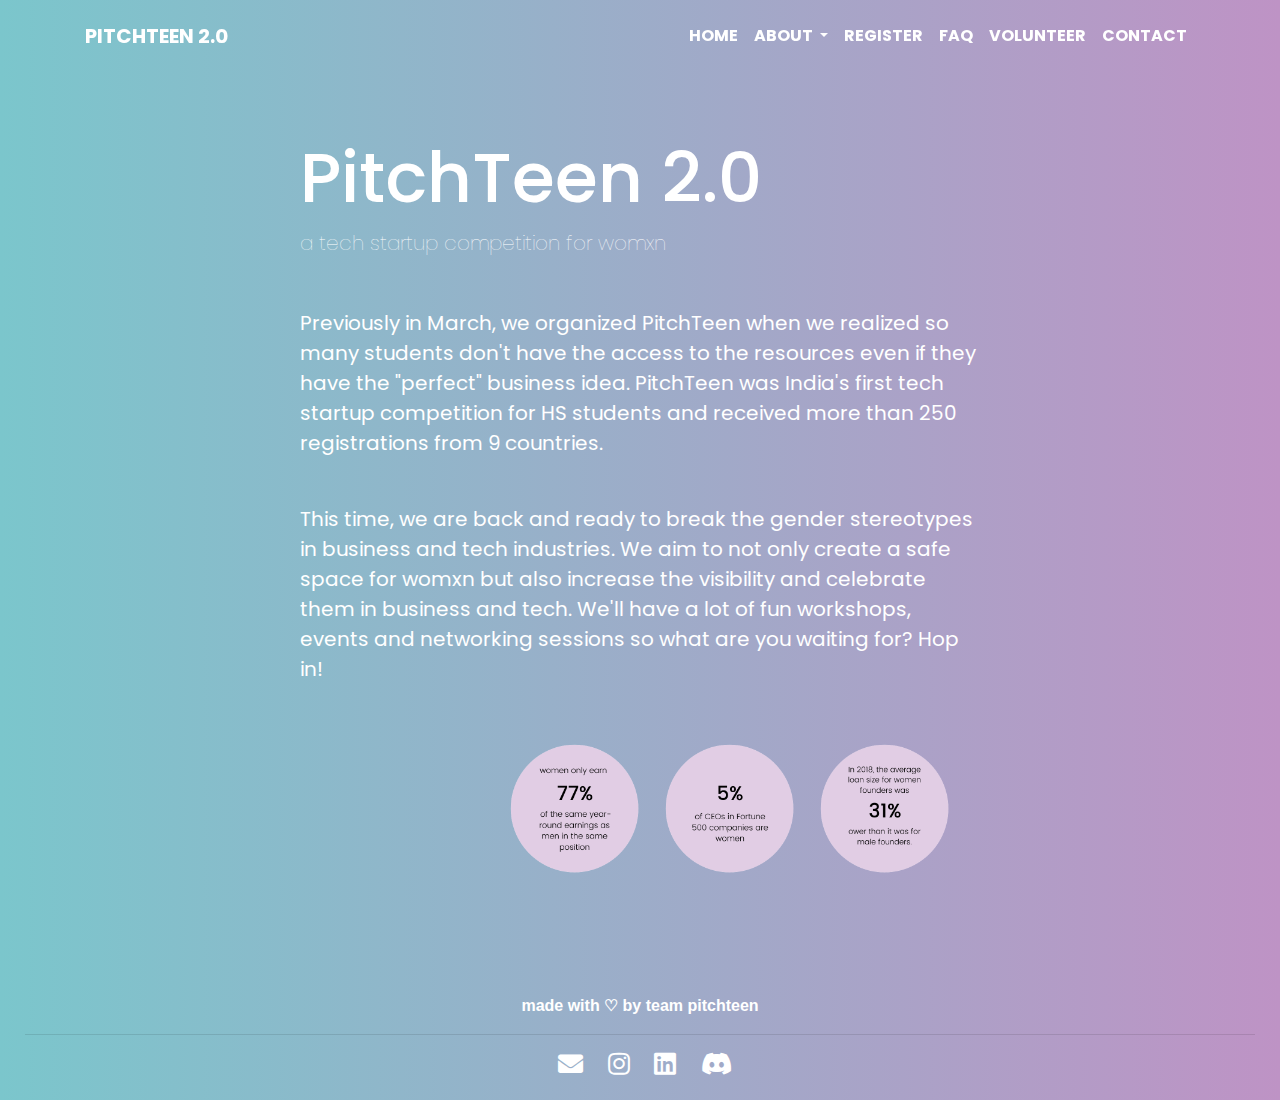
<file: index.html>
<!DOCTYPE html>
<html lang="en" dir="ltr">

<head>
  <meta charset="utf-8">
  <title>PitchTeen 2.0</title>
  <link rel="stylesheet" href="style.css">
  <link rel="stylesheet" href="https://stackpath.bootstrapcdn.com/bootstrap/4.3.1/css/bootstrap.min.css" integrity="sha384-ggOyR0iXCbMQv3Xipma34MD+dH/1fQ784/j6cY/iJTQUOhcWr7x9JvoRxT2MZw1T" crossorigin="anonymous">
  <link rel="preconnect" href="https://fonts.gstatic.com">
  <link href="https://fonts.googleapis.com/css2?family=Poppins&display=swap" rel="stylesheet">
  <meta name="viewport" content="width=device-width, initial-scale=1" />
  <!--FontAwesome Icons-->
  <link rel="stylesheet" href="https://use.fontawesome.com/releases/v5.12.1/css/all.css" crossorigin="anonymous">
  <script src="main.js"></script>
  <link rel="icon" href="images/favicon.png" type="image/png">
  <link rel="stylesheet" href="https://stackpath.bootstrapcdn.com/bootstrap/4.1.3/css/bootstrap.min.css" integrity="sha384-MCw98/SFnGE8fJT3GXwEOngsV7Zt27NXFoaoApmYm81iuXoPkFOJwJ8ERdknLPMO" crossorigin="anonymous">
</head>

<body>
    <div id="navbar" class="navbar">
      <nav class="navbar navbar-expand-lg fixed-top py-3">
        <div class="container"><a href="#" class="navbar-brand text-uppercase font-weight-bold">PITCHTEEN 2.0</a>
          <button type="button" data-toggle="collapse" data-target="#navbarSupportedContent" aria-controls="navbarSupportedContent" aria-expanded="false" aria-label="Toggle navigation" class="navbar-toggler navbar-toggler-right"><i
              class="fa fa-bars"></i></button>

          <div id="navbarSupportedContent" class="collapse navbar-collapse">
            <ul class="navbar-nav ml-auto">
              <li class="nav-item active"><a href="index.html" class="nav-link text-uppercase font-weight-bold">Home <span class="sr-only">(current)</span></a></li>
              <li class="nav-item dropdown">
            <a class="nav-link text-uppercase font-weight-bold dropdown-toggle" href="#" id="navbarDropdown" role="button" data-toggle="dropdown" aria-haspopup="true" aria-expanded="false">
              About
            </a>
            <div class="dropdown-menu" aria-labelledby="navbarDropdown">
              <a class="dropdown-item" href="speakers.html">Speakers</a>
              <a class="dropdown-item" href="sponsors.html">Sponsors</a>
              <a class="dropdown-item" href="prizes.html">Prizes</a>
              <a class="dropdown-item" href="schedule.html">Schedule</a>
              <a class="dropdown-item" href="elevateher.html">Mentorship Program</a>
            </div>
          </li>
              <li class="nav-item"><a href="https://www.eventbrite.com/e/pitchteen-20-tickets-150066086705" target="_blank" class="nav-link text-uppercase font-weight-bold">Register</a></li>
              <li class="nav-item"><a href="faq.html" class="nav-link text-uppercase font-weight-bold">FAQ</a></li>
              <li class="nav-item"><a href="volunteer.html" class="nav-link text-uppercase font-weight-bold">Volunteer</a></li>
              <li class="nav-item"><a href="mailto:anjali@pitchteen.xyz" class="nav-link text-uppercase font-weight-bold">Contact</a></li>
            </ul>
          </div>
        </div>
      </nav>
  </div>
  <div class="home">
    <h1> PitchTeen 2.0 </h1>
    <div class="subitle">
      a tech startup competition for womxn
    </div>
    <div class="about" id="About">
      <p>Previously in March, we organized PitchTeen when we realized so many students don't have the
        access to the resources even if they have the "perfect" business idea. PitchTeen was India's first
        tech startup competition for HS students and received more than 250 registrations from 9 countries.
      </p>
      <br>
      <p>This time, we are back and ready to break the gender stereotypes in business and tech industries.
        We aim to not only create a safe space for womxn but also increase the visibility and celebrate them
        in business and tech. We'll have a lot of fun workshops, events and networking sessions so what are you
        waiting for? Hop in! </p>
    </div>
    <div class="stats">
     <img src="images/stats1.png" alt="stats about women in business">
     <img src="images/stats2.png" alt="stats about women in business">
     <img src="images/stats3.png" alt="stats about women in business">
  </div>
</div>

<footer class="page-footer" style="margin-top: 5em;">
   <div class="container-fluid contact">
      <div class="row">
         <div class="col-md-12">
         <p><strong> made with ♡ by team pitchteen </strong> </p>
         <hr>
         <a href="mailto:anjali@pitchteen.xyz"> <i class="fas fa-envelope"></i></a>
         <a href="https://www.instagram.com/pitchteen" target="_blank"><i class="fab fa-instagram"></i></a>
         <a href="https://www.linkedin.com/company/pitchteen/" target="_blank"><i class="fab fa-linkedin"></i></a>
         <a href="https://discord.gg/Y9frYA8M8J" target="_blank"><i class="fab fa-discord"></i></a>
         </div>
      </div>
   </div>
</footer>
  <!--Bootstrap + JQuery Scripts-->
  <script src="https://cdnjs.cloudflare.com/ajax/libs/jquery/2.1.3/jquery.min.js" charset="utf-8"></script>
  <script src="https://cdnjs.cloudflare.com/ajax/libs/jquery/2.1.3/jquery.min.js" charset="utf-8"></script>
 <script src="main.js" charset="utf-8"></script>
 <script src="https://code.jquery.com/jquery-3.3.1.slim.min.js" integrity="sha384-q8i/X+965DzO0rT7abK41JStQIAqVgRVzpbzo5smXKp4YfRvH+8abtTE1Pi6jizo" crossorigin="anonymous"></script>
<script src="https://cdnjs.cloudflare.com/ajax/libs/popper.js/1.14.3/umd/popper.min.js" integrity="sha384-ZMP7rVo3mIykV+2+9J3UJ46jBk0WLaUAdn689aCwoqbBJiSnjAK/l8WvCWPIPm49" crossorigin="anonymous"></script>
<script src="https://stackpath.bootstrapcdn.com/bootstrap/4.1.3/js/bootstrap.min.js" integrity="sha384-ChfqqxuZUCnJSK3+MXmPNIyE6ZbWh2IMqE241rYiqJxyMiZ6OW/JmZQ5stwEULTy" crossorigin="anonymous"></script>
</body>
</html>
</file>
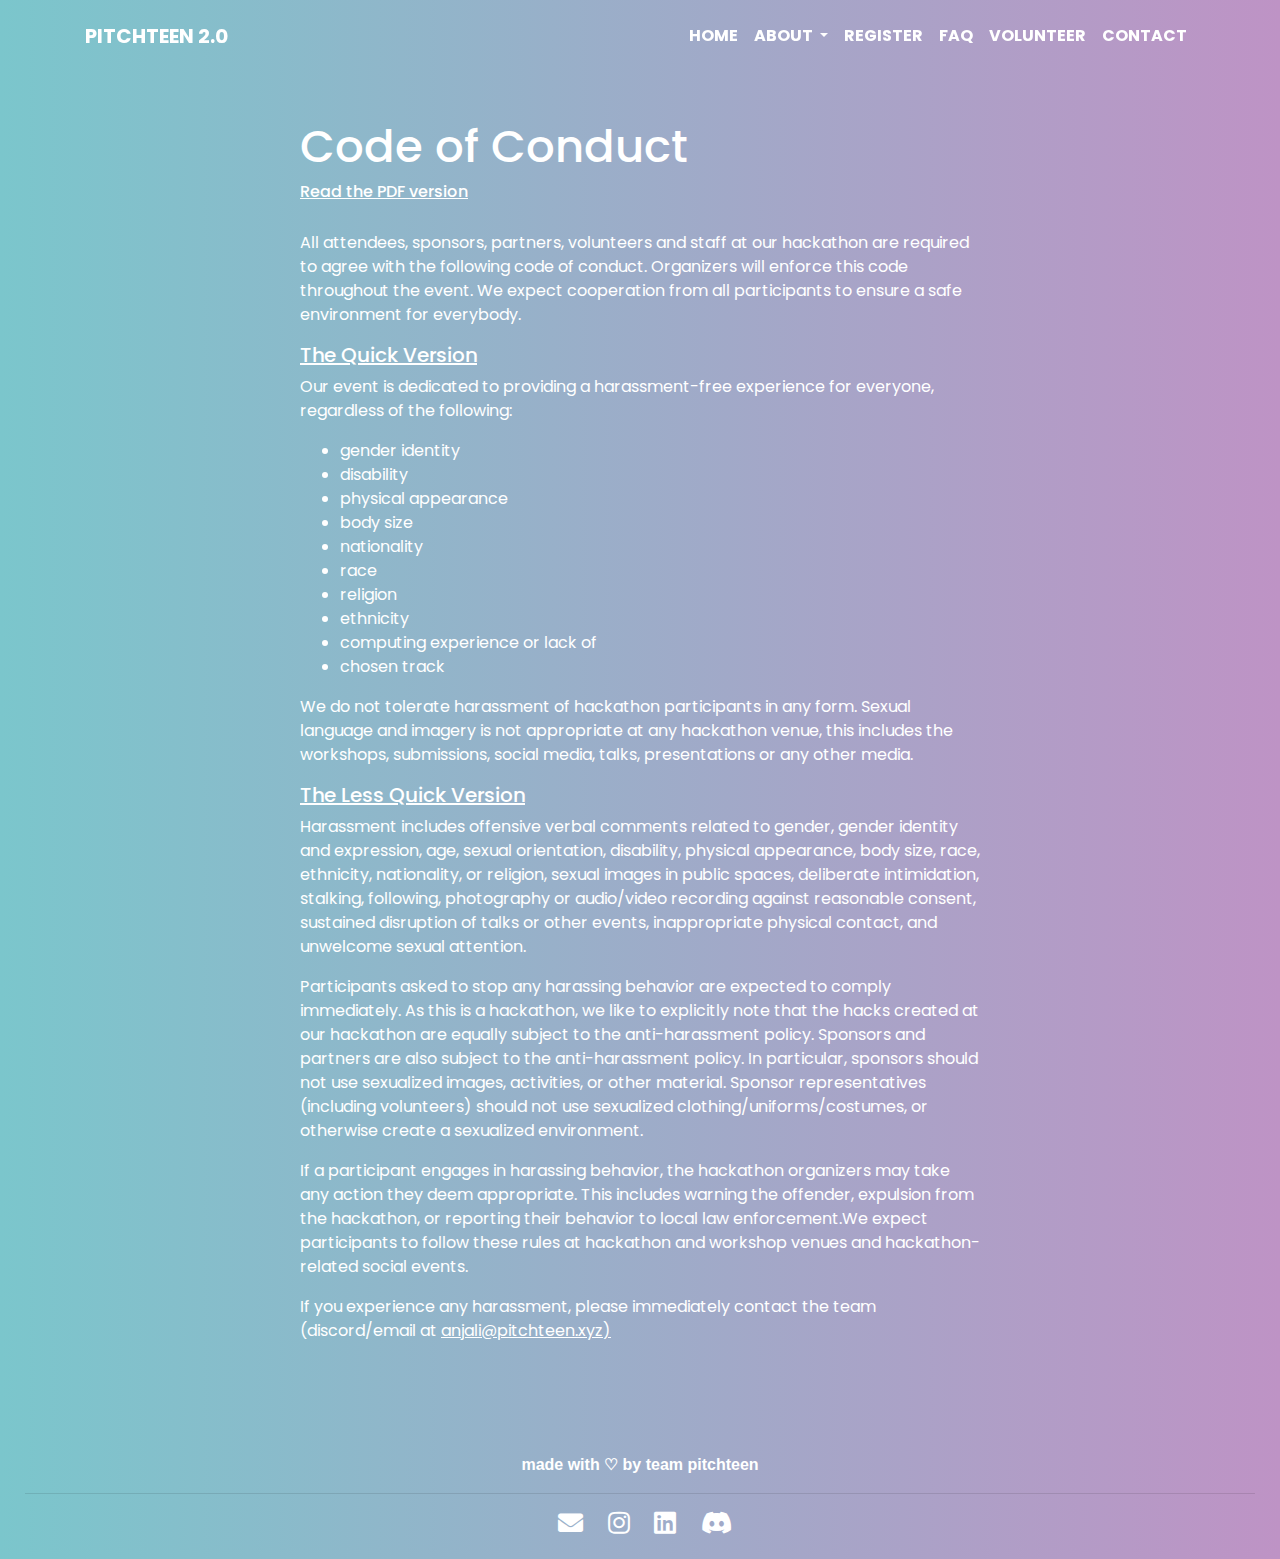
<file: codeofconduct.html>
<!DOCTYPE html>
<html lang="en" dir="ltr">

<head>
  <meta charset="utf-8">
  <title>PitchTeen 2.0</title>
  <link rel="stylesheet" href="style.css">
  <link rel="stylesheet" href="https://stackpath.bootstrapcdn.com/bootstrap/4.3.1/css/bootstrap.min.css" integrity="sha384-ggOyR0iXCbMQv3Xipma34MD+dH/1fQ784/j6cY/iJTQUOhcWr7x9JvoRxT2MZw1T" crossorigin="anonymous">
  <link rel="preconnect" href="https://fonts.gstatic.com">
  <link href="https://fonts.googleapis.com/css2?family=Poppins&display=swap" rel="stylesheet">
  <link rel="icon" href="images/favicon.png" type="image/png">
  <meta name="viewport" content="width=device-width, initial-scale=1" />
  <link rel="stylesheet" href="https://use.fontawesome.com/releases/v5.12.1/css/all.css" crossorigin="anonymous">
  <link rel="stylesheet" href="https://stackpath.bootstrapcdn.com/bootstrap/4.1.3/css/bootstrap.min.css" integrity="sha384-MCw98/SFnGE8fJT3GXwEOngsV7Zt27NXFoaoApmYm81iuXoPkFOJwJ8ERdknLPMO" crossorigin="anonymous">
</head>

<body>
  <nav class="navbar navbar-expand-lg fixed-top py-3">
    <div class="container"><a href="#" class="navbar-brand text-uppercase font-weight-bold">PITCHTEEN 2.0</a>
      <button type="button" data-toggle="collapse" data-target="#navbarSupportedContent" aria-controls="navbarSupportedContent" aria-expanded="false" aria-label="Toggle navigation" class="navbar-toggler navbar-toggler-right"><i
          class="fa fa-bars"></i></button>

      <div id="navbarSupportedContent" class="collapse navbar-collapse">
        <ul class="navbar-nav ml-auto">
          <li class="nav-item active"><a href="index.html" class="nav-link text-uppercase font-weight-bold">Home <span class="sr-only">(current)</span></a></li>
          <li class="nav-item dropdown">
        <a class="nav-link text-uppercase font-weight-bold dropdown-toggle" href="#" id="navbarDropdown" role="button" data-toggle="dropdown" aria-haspopup="true" aria-expanded="false">
          About
        </a>
        <div class="dropdown-menu" aria-labelledby="navbarDropdown">
          <a class="dropdown-item" href="speakers.html">Speakers</a>
          <a class="dropdown-item" href="sponsors.html">Sponsors</a>
          <a class="dropdown-item" href="prizes.html">Prizes</a>
          <a class="dropdown-item" href="schedule.html">Schedule</a>
          <a class="dropdown-item" href="elevateher.html">Mentorship Program</a>
        </div>
      </li>
          <li class="nav-item"><a href="https://www.eventbrite.com/e/pitchteen-20-tickets-150066086705" target="_blank" class="nav-link text-uppercase font-weight-bold">Register</a></li>
          <li class="nav-item"><a href="faq.html" class="nav-link text-uppercase font-weight-bold">FAQ</a></li>
          <li class="nav-item"><a href="volunteer.html" class="nav-link text-uppercase font-weight-bold">Volunteer</a></li>
          <li class="nav-item"><a href="mailto:anjali@pitchteen.xyz" class="nav-link text-uppercase font-weight-bold">Contact</a></li>
        </ul>
      </div>
    </div>
  </nav>
  <div class="codeofconduct">
    <div class="box">
    </div>
    <h1>
      Code of Conduct
    </h1>
    <h6><a href="resources/codeofconduct.pdf" target="_blank">Read the PDF version</a></h6>
    <p>All attendees, sponsors, partners, volunteers and staff at our hackathon are required to agree with the
      following code of conduct. Organizers will enforce this code throughout the event. We expect cooperation
      from all participants to ensure a safe environment for everybody.
    </p>
    <h5>The Quick Version</h5>
      <p>Our event is dedicated to providing a harassment-free experience for everyone, regardless of the following:
      </p>
      <ul>
        <li>gender identity</li>
        <li>disability</li>
        <li>physical appearance</li>
        <li>body size</li>
        <li>nationality</li>
        <li>race</li>
        <li>religion</li>
        <li>ethnicity</li>
        <li>computing experience or lack of</li>
        <li>chosen track</li>
      </ul>
      <p>We do not tolerate harassment of hackathon participants in any form. Sexual language and imagery is not
        appropriate at any hackathon venue, this includes the workshops, submissions, social media, talks, presentations or any other media.
      </p>
      <h5>The Less Quick Version</h5>
      <p>
        Harassment includes offensive verbal comments related to gender, gender identity and expression, age, sexual
        orientation, disability, physical appearance, body size, race, ethnicity, nationality, or religion, sexual images
        in public spaces, deliberate intimidation, stalking, following, photography or audio/video recording against
        reasonable consent, sustained disruption of talks or other events, inappropriate physical contact, and unwelcome
        sexual attention.
      </p>
      <p>
        Participants asked to stop any harassing behavior are expected to comply immediately. As this is a hackathon,
        we like to explicitly note that the hacks created at our hackathon are equally subject to the anti-harassment policy.
        Sponsors and partners are also subject to the anti-harassment policy. In particular, sponsors should not use
        sexualized images, activities, or other material. Sponsor representatives (including volunteers) should not
        use sexualized clothing/uniforms/costumes, or otherwise create a sexualized environment.
      </p>
      <p>
        If a participant engages in harassing behavior, the hackathon organizers may take any action they deem
        appropriate. This includes warning the offender, expulsion from the hackathon, or reporting their behavior
        to local law enforcement.We expect participants to follow these rules at hackathon and workshop venues and hackathon-related social events.
      </p>
      <p>If you experience any harassment, please immediately contact the team (discord/email at
        <a href="mailto:anjali@pitchteen.xyz">anjali@pitchteen.xyz)</a>
      </p>
  </div>
  <footer class="page-footer" style="margin-top: 5em;">
    <div class="container-fluid contact">
      <div class="row">
        <div class="col-md-12">
          <p><strong> made with ♡ by team pitchteen </strong> </p>
          <hr>
          <a href="mailto:anjali@pitchteen.xyz"> <i class="fas fa-envelope"></i></a>
          <a href="https://www.instagram.com/pitchteen" target="_blank"><i class="fab fa-instagram"></i></a>
          <a href="https://www.linkedin.com/company/pitchteen/" target="_blank"><i class="fab fa-linkedin"></i></a>
          <a href="https://discord.gg/Y9frYA8M8J" target="_blank"><i class="fab fa-discord"></i></a>
        </div>
      </div>
    </div>
  </footer>
  <!--Bootstrap + JQuery Scripts-->
  <script src="https://cdnjs.cloudflare.com/ajax/libs/jquery/2.1.3/jquery.min.js" charset="utf-8"></script>
  <script src="https://cdnjs.cloudflare.com/ajax/libs/jquery/2.1.3/jquery.min.js" charset="utf-8"></script>
  <script src="main.js" charset="utf-8"></script>
  <script src="https://code.jquery.com/jquery-3.3.1.slim.min.js" integrity="sha384-q8i/X+965DzO0rT7abK41JStQIAqVgRVzpbzo5smXKp4YfRvH+8abtTE1Pi6jizo" crossorigin="anonymous"></script>
  <script src="https://cdnjs.cloudflare.com/ajax/libs/popper.js/1.14.3/umd/popper.min.js" integrity="sha384-ZMP7rVo3mIykV+2+9J3UJ46jBk0WLaUAdn689aCwoqbBJiSnjAK/l8WvCWPIPm49" crossorigin="anonymous"></script>
  <script src="https://stackpath.bootstrapcdn.com/bootstrap/4.1.3/js/bootstrap.min.js" integrity="sha384-ChfqqxuZUCnJSK3+MXmPNIyE6ZbWh2IMqE241rYiqJxyMiZ6OW/JmZQ5stwEULTy" crossorigin="anonymous"></script>
</body>

</html>
</file>
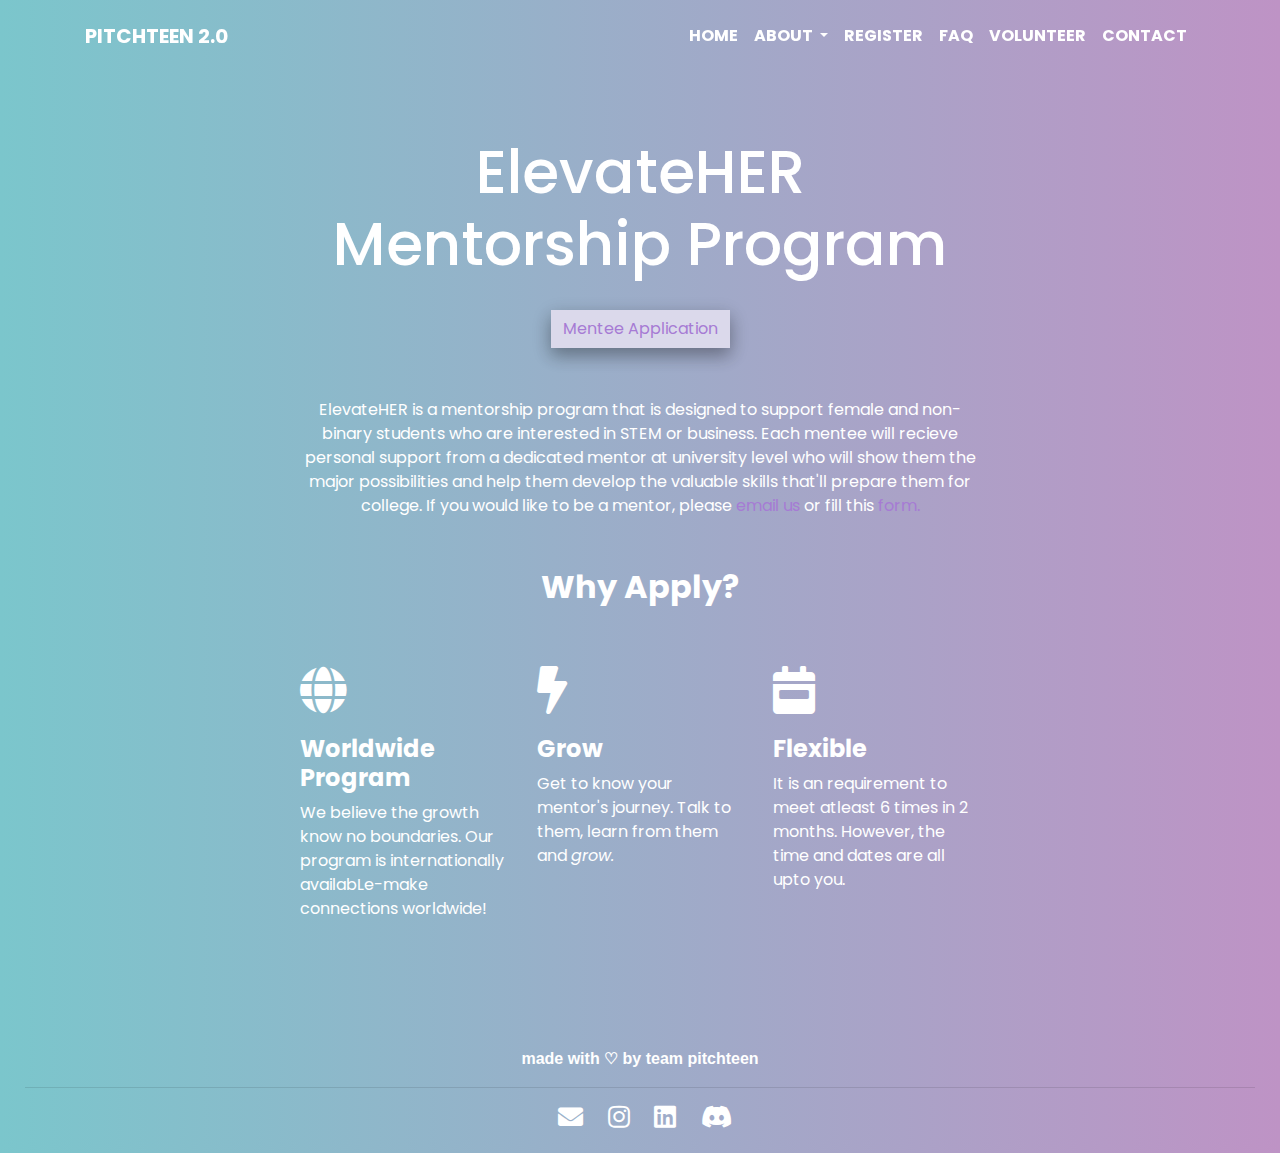
<file: elevateher.html>
<!DOCTYPE html>
<html lang="en" dir="ltr">

<head>
  <meta charset="utf-8">
  <title>PitchTeen 2.0</title>
  <link rel="stylesheet" href="style.css">
  <link rel="stylesheet" href="https://stackpath.bootstrapcdn.com/bootstrap/4.3.1/css/bootstrap.min.css" integrity="sha384-ggOyR0iXCbMQv3Xipma34MD+dH/1fQ784/j6cY/iJTQUOhcWr7x9JvoRxT2MZw1T" crossorigin="anonymous">
  <link rel="preconnect" href="https://fonts.gstatic.com">
  <link href="https://fonts.googleapis.com/css2?family=Poppins&display=swap" rel="stylesheet">
  <link rel="icon" href="images/favicon.png" type="image/png">
  <meta name="viewport" content="width=device-width, initial-scale=1" />
  <link rel="stylesheet" href="https://use.fontawesome.com/releases/v5.12.1/css/all.css" crossorigin="anonymous">
  <link rel="stylesheet" href="https://stackpath.bootstrapcdn.com/bootstrap/4.1.3/css/bootstrap.min.css" integrity="sha384-MCw98/SFnGE8fJT3GXwEOngsV7Zt27NXFoaoApmYm81iuXoPkFOJwJ8ERdknLPMO" crossorigin="anonymous">
</head>

<body>
  <div id="navbar" class="navbar">
    <nav class="navbar navbar-expand-lg fixed-top py-3">
      <div class="container"><a href="#" class="navbar-brand text-uppercase font-weight-bold">PITCHTEEN 2.0</a>
        <button type="button" data-toggle="collapse" data-target="#navbarSupportedContent" aria-controls="navbarSupportedContent" aria-expanded="false" aria-label="Toggle navigation" class="navbar-toggler navbar-toggler-right"><i
            class="fa fa-bars"></i></button>

        <div id="navbarSupportedContent" class="collapse navbar-collapse">
          <ul class="navbar-nav ml-auto">
            <li class="nav-item active"><a href="index.html" class="nav-link text-uppercase font-weight-bold">Home <span class="sr-only">(current)</span></a></li>
            <li class="nav-item dropdown">
          <a class="nav-link text-uppercase font-weight-bold dropdown-toggle" href="#" id="navbarDropdown" role="button" data-toggle="dropdown" aria-haspopup="true" aria-expanded="false">
            About
          </a>
          <div class="dropdown-menu" aria-labelledby="navbarDropdown">
            <a class="dropdown-item" href="speakers.html">Speakers</a>
            <a class="dropdown-item" href="sponsors.html">Sponsors</a>
            <a class="dropdown-item" href="prizes.html">Prizes</a>
            <a class="dropdown-item" href="schedule.html">Schedule</a>
            <a class="dropdown-item" href="elevateher.html">Mentorship Program</a>
          </div>
        </li>
            <li class="nav-item"><a href="https://www.eventbrite.com/e/pitchteen-20-tickets-150066086705" target="_blank" class="nav-link text-uppercase font-weight-bold">Register</a></li>
            <li class="nav-item"><a href="faq.html" class="nav-link text-uppercase font-weight-bold">FAQ</a></li>
            <li class="nav-item"><a href="volunteer.html" class="nav-link text-uppercase font-weight-bold">Volunteer</a></li>
            <li class="nav-item"><a href="mailto:anjali@pitchteen.xyz" class="nav-link text-uppercase font-weight-bold">Contact</a></li>
          </ul>
        </div>
      </div>
    </nav>
  </div>
  <div class="mentorship">
    <h1>ElevateHER Mentorship Program</h1>
    <center>
      <div class="appbutton">
        <button type="button" name="button"><a target="_blank" href="https://docs.google.com/forms/d/e/1FAIpQLSfsksuqJVOBZ1sPJFJ5_29d2TbDFYpqJsdu7JVLf3BMwg6MzQ/viewform?usp=sf_link">
            Mentee Application</a></button>
      </div>
    </center>
    <center>
      <div class="box"></div>
      <p>ElevateHER is a mentorship program that is designed to support female and non-binary students who are interested
        in STEM or business. Each mentee will recieve personal support from a dedicated mentor at university level
        who will show them the major possibilities and help them develop the valuable skills that'll prepare them for college.
        If you would like to be a mentor, please <a href="mailto:anjali@pitchteen.xyz">email us</a> or fill this
        <a href="https://forms.gle/S9j67YQ7jmbCK4HQ7" target="_blank">form.</a>
      </p>
      <div class="box">
      </div>
      <div class="container">
        <h2>Why Apply?</h2>
        </center>
        <div class="row">
          <div class="col-sm">
            <i class="fa fa-globe fa-3x" aria-hidden="true"></i>
            <br>
            <h4>Worldwide Program</h4>
            <p>We believe the growth know no boundaries. Our program is internationally availabLe-make connections worldwide!</p>
          </div>
          <div class="col-sm">
            <i class="fa fa-bolt fa-3x" aria-hidden="true"></i>
            <h4>Grow</h4>
            <p>Get to know your mentor's journey. Talk to them, learn from them and <i>grow.</i></p>
          </div>
          <div class="col-sm">
            <i class="fas fa-calendar-week fa-3x" aria-hidden="true"></i>
            <h4>Flexible</h4>
            <p>It is an requirement to meet atleast 6 times in 2 months. However, the time and dates are all upto you.</p>
          </div>
        </div>
      </div>
      <!-- <div class="box"></div>
      <div class="faqmain">
        <h2>FAQs</h2>
      <button class="accordion">Who is eligible to be a mentee?</button>
      <div class="panel">
        <p>Any girl (cis, trans, nonbinary, gender nonconforming)in high school can apply to be a mentee. </p>
      </div>
      <button class="accordion">How do you match?</button>
      <div class="panel">
        <p>When you fill out the application, we ask questions such as hobbies, interests, location, etc. We
        take all of the information in account while matching you with a mentor.</p>
      </div>
      <button class="accordion">What is the commitment of the program?</button>
      <div class="panel">
        <p>Although the program is free, we are <i>really particular</i> about the meetings. You must meet with your mentor
        atleast 6 times in the span of 2 months. That's our only requirement. </p>
      </div>
      <button class="accordion">Can I request a specific mentor?</button>
      <div class="panel">
        <p>We are not taking such requests, as of now. We try our best to find you the best match. However, if you don't
          feel comfortable with your mentor, feel free to reach out to us at <a href="mailto:anjali@pitchteen.xyz">anjali@pitchteen.xyz</a> </p>
      </div>
      <button class="accordion">Can men become mentors in ElevateHER?</button>
      <div class="panel">
        <p>Yes, ofcourse! As long as you're passionate about bridging the gender gap, you can be a mentor here.</p>
      </div>
    </div> -->
</div>
  <footer class="page-footer" style="margin-top: 5em;">
    <div class="container-fluid contact">
      <div class="row">
        <div class="col-md-12">
          <p><strong> made with ♡ by team pitchteen </strong> </p>
          <hr>
          <a href="mailto:anjali@pitchteen.xyz"> <i class="fas fa-envelope"></i></a>
          <a href="https://www.instagram.com/pitchteen" target="_blank"><i class="fab fa-instagram"></i></a>
          <a href="https://www.linkedin.com/company/pitchteen/" target="_blank"><i class="fab fa-linkedin"></i></a>
          <a href="https://discord.gg/Y9frYA8M8J" target="_blank"><i class="fab fa-discord"></i></a>
        </div>
      </div>
    </div>
  </footer>
  <!--Bootstrap + JQuery Scripts-->
  <script src="https://cdnjs.cloudflare.com/ajax/libs/jquery/2.1.3/jquery.min.js" charset="utf-8"></script>
  <script src="https://cdnjs.cloudflare.com/ajax/libs/jquery/2.1.3/jquery.min.js" charset="utf-8"></script>
  <script src="main.js" charset="utf-8"></script>
  <script src="https://code.jquery.com/jquery-3.3.1.slim.min.js" integrity="sha384-q8i/X+965DzO0rT7abK41JStQIAqVgRVzpbzo5smXKp4YfRvH+8abtTE1Pi6jizo" crossorigin="anonymous"></script>
  <script src="https://cdnjs.cloudflare.com/ajax/libs/popper.js/1.14.3/umd/popper.min.js" integrity="sha384-ZMP7rVo3mIykV+2+9J3UJ46jBk0WLaUAdn689aCwoqbBJiSnjAK/l8WvCWPIPm49" crossorigin="anonymous"></script>
  <script src="https://stackpath.bootstrapcdn.com/bootstrap/4.1.3/js/bootstrap.min.js" integrity="sha384-ChfqqxuZUCnJSK3+MXmPNIyE6ZbWh2IMqE241rYiqJxyMiZ6OW/JmZQ5stwEULTy" crossorigin="anonymous"></script>
</body>

</html>
</file>
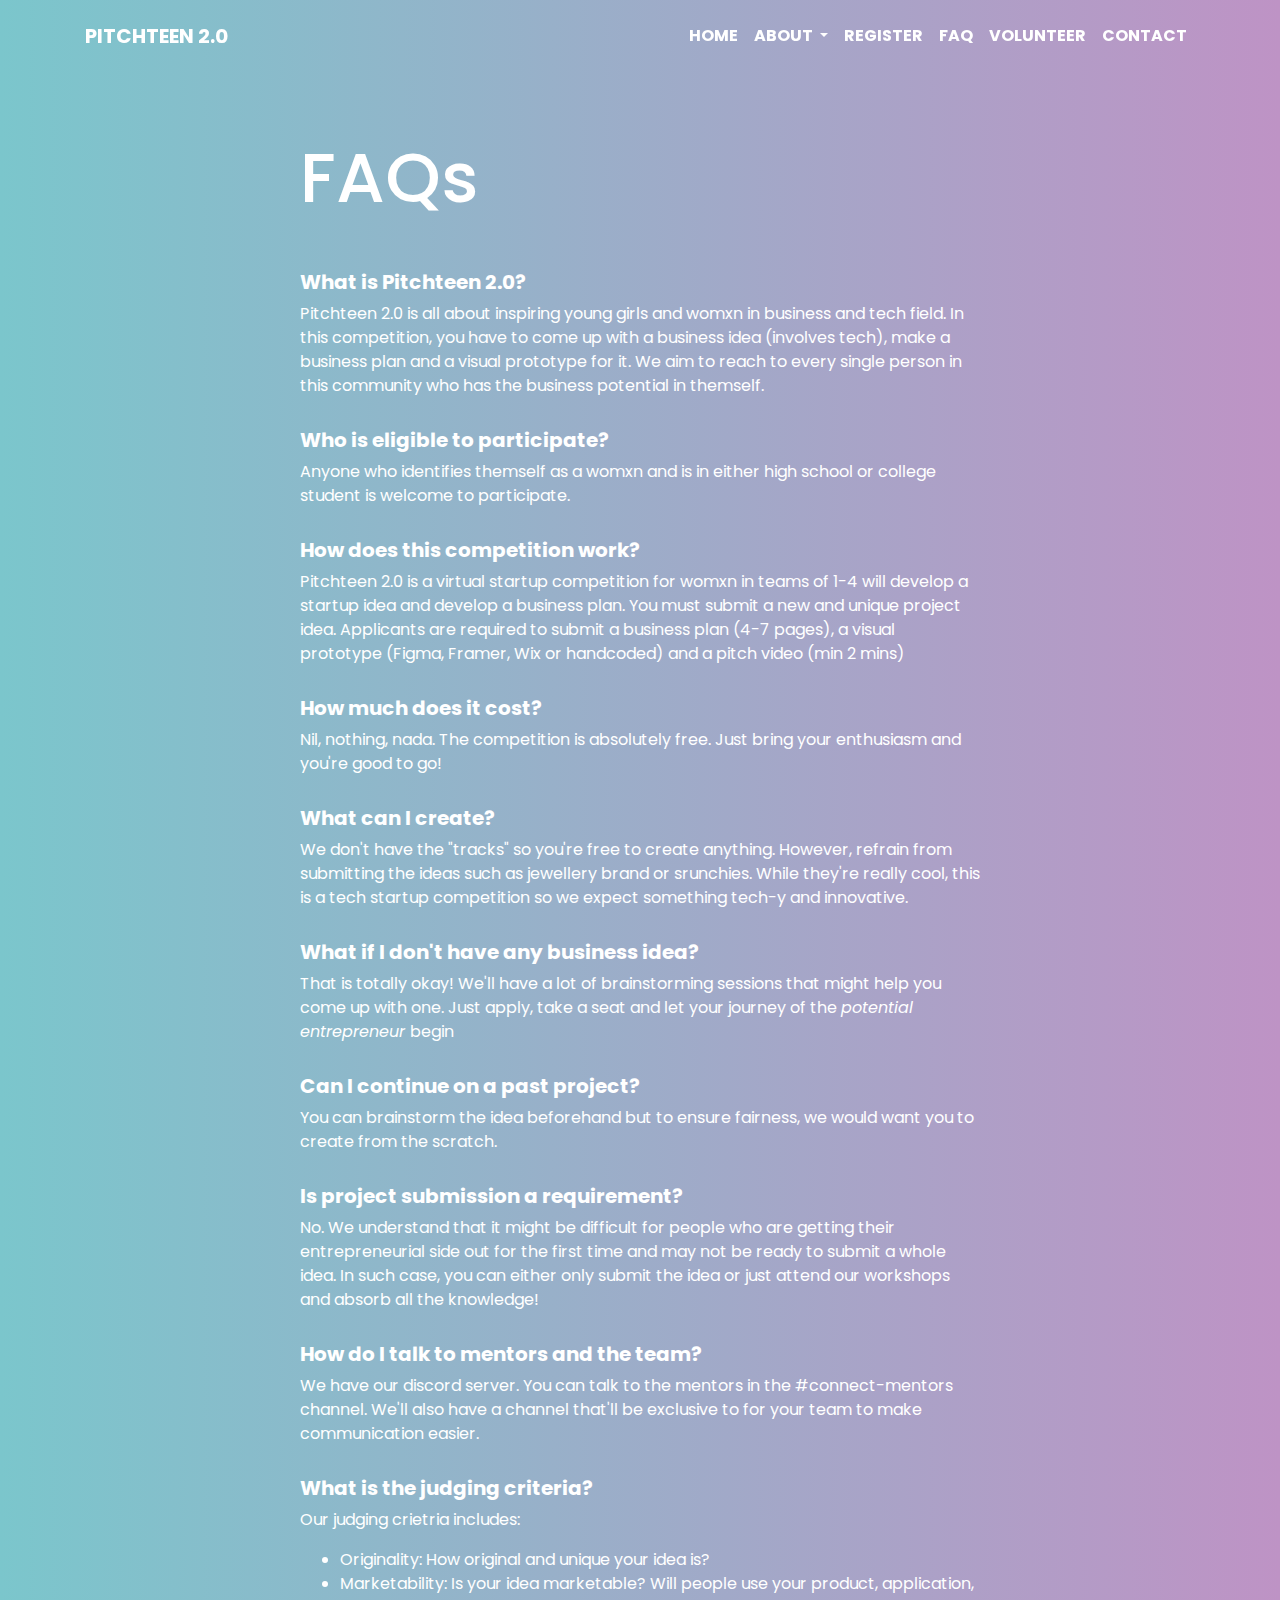
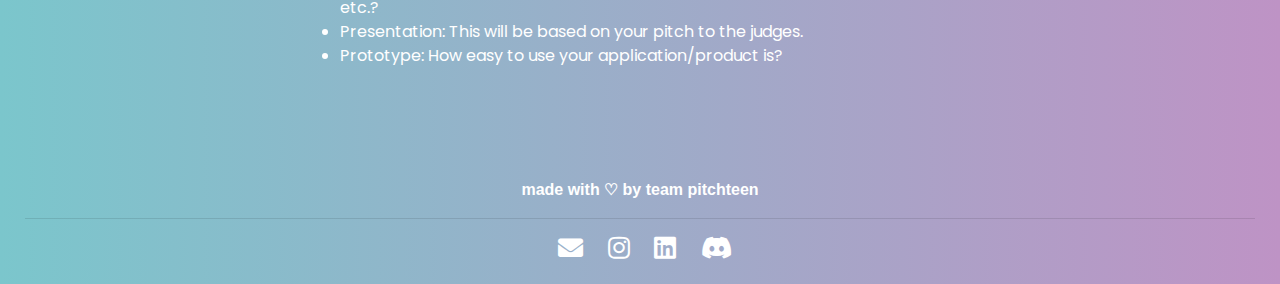
<file: faq.html>
<!DOCTYPE html>
<html lang="en" dir="ltr">

<head>
  <meta charset="utf-8">
  <title>PitchTeen 2.0</title>
  <link rel="stylesheet" href="style.css">
  <link rel="stylesheet" href="https://stackpath.bootstrapcdn.com/bootstrap/4.3.1/css/bootstrap.min.css" integrity="sha384-ggOyR0iXCbMQv3Xipma34MD+dH/1fQ784/j6cY/iJTQUOhcWr7x9JvoRxT2MZw1T" crossorigin="anonymous">
  <link rel="preconnect" href="https://fonts.gstatic.com">
  <link href="https://fonts.googleapis.com/css2?family=Poppins&display=swap" rel="stylesheet">
  <link rel="icon" href="images/favicon.png" type="image/png">
  <meta name="viewport" content="width=device-width, initial-scale=1" />
  <link rel="stylesheet" href="https://use.fontawesome.com/releases/v5.12.1/css/all.css" crossorigin="anonymous">
  <link rel="stylesheet" href="https://stackpath.bootstrapcdn.com/bootstrap/4.1.3/css/bootstrap.min.css" integrity="sha384-MCw98/SFnGE8fJT3GXwEOngsV7Zt27NXFoaoApmYm81iuXoPkFOJwJ8ERdknLPMO" crossorigin="anonymous">
</head>

<body>
  <div id="navbar" class="navbar">
    <nav class="navbar navbar-expand-lg fixed-top py-3">
      <div class="container"><a href="#" class="navbar-brand text-uppercase font-weight-bold">PITCHTEEN 2.0</a>
        <button type="button" data-toggle="collapse" data-target="#navbarSupportedContent" aria-controls="navbarSupportedContent" aria-expanded="false" aria-label="Toggle navigation" class="navbar-toggler navbar-toggler-right"><i
            class="fa fa-bars"></i></button>

        <div id="navbarSupportedContent" class="collapse navbar-collapse">
          <ul class="navbar-nav ml-auto">
            <li class="nav-item active"><a href="index.html" class="nav-link text-uppercase font-weight-bold">Home <span class="sr-only">(current)</span></a></li>
            <li class="nav-item dropdown">
          <a class="nav-link text-uppercase font-weight-bold dropdown-toggle" href="#" id="navbarDropdown" role="button" data-toggle="dropdown" aria-haspopup="true" aria-expanded="false">
            About
          </a>
          <div class="dropdown-menu" aria-labelledby="navbarDropdown">
            <a class="dropdown-item" href="speakers.html">Speakers</a>
            <a class="dropdown-item" href="sponsors.html">Sponsors</a>
            <a class="dropdown-item" href="prizes.html">Prizes</a>
            <a class="dropdown-item" href="schedule.html">Schedule</a>
            <a class="dropdown-item" href="elevateher.html">Mentorship Program</a>
          </div>
        </li>
            <li class="nav-item"><a href="https://www.eventbrite.com/e/pitchteen-20-tickets-150066086705" target="_blank" class="nav-link text-uppercase font-weight-bold">Register</a></li>
            <li class="nav-item"><a href="faq.html" class="nav-link text-uppercase font-weight-bold">FAQ</a></li>
            <li class="nav-item"><a href="volunteer.html" class="nav-link text-uppercase font-weight-bold">Volunteer</a></li>
            <li class="nav-item"><a href="mailto:anjali@pitchteen.xyz" class="nav-link text-uppercase font-weight-bold">Contact</a></li>
          </ul>
        </div>
      </div>
    </nav>
  </div>
  <div class="faq">
    <h1>FAQs</h1>
    <div class="box">
    </div>
    <div class="question">
      <h6>What is Pitchteen 2.0?</h6>
    </div>
    <div class="answer">
      <p> Pitchteen 2.0 is all about inspiring young girls and womxn in business and tech field. In this competition,
        you have to come up with a business idea (involves tech), make a business plan and a visual prototype for it.
        We aim to reach to every single person in this community who has the business potential in themself. </p>
    </div>
    <div class="question">
      <h6>Who is eligible to participate?</h6>
    </div>
    <div class="answer">
      <p>Anyone who identifies themself as a womxn and is in either high school or college student is welcome to participate.</p>
    </div>
    <div class="question">
      <h6>How does this competition work?</h6>
    </div>
    <div class="answer">
      <p>Pitchteen 2.0 is a virtual startup competition for womxn in teams of 1-4 will develop a startup idea and
        develop a business plan. You must submit a new and unique project idea. Applicants are required to submit
        a business plan (4-7 pages), a visual prototype (Figma, Framer, Wix or handcoded) and a pitch video (min 2 mins)</p>
    </div>
    <div class="question">
      <h6>How much does it cost?</h6>
    </div>
    <div class="answer">
      <p>Nil, nothing, nada. The competition is absolutely free. Just bring your enthusiasm and you're good to go! </p>
    </div>
    <div class="question">
      <h6>What can I create?</h6>
    </div>
    <div class="answer">
      <p>We don't have the "tracks" so you're free to create anything. However, refrain from submitting the ideas such
        as jewellery brand or srunchies. While they're really cool, this is a tech startup competition so we expect something
        tech-y and innovative. </p>
    </div>
    <div class="question">
      <h6>What if I don't have any business idea?</h6>
    </div>
    <div class="answer">
      <p>That is totally okay! We'll have a lot of brainstorming sessions that might help you come up with one.
        Just apply, take a seat and let your journey of the <i> potential entrepreneur </i> begin </p>
    </div>
    <div class="question">
      <h6> Can I continue on a past project?</h6>
    </div>
    <div class="answer">
      <p> You can brainstorm the idea beforehand but to ensure fairness, we would want you to
        create from the scratch. </p>
    </div>
    <div class="question">
      <h6>Is project submission a requirement?</h6>
    </div>
    <div class="answer">
      <p> No. We understand that it might be difficult for people who are getting their entrepreneurial
        side out for the first time and may not be ready to submit a whole idea. In such case, you can either
        only submit the idea or just attend our workshops and absorb all the knowledge! </p>
    </div>
    <div class="question">
      <h6>How do I talk to mentors and the team?</h6>
    </div>
    <div class="answer">
      <p> We have our discord server. You can talk to the mentors in the #connect-mentors channel.
        We'll also have a channel that'll be exclusive to for your team to make communication easier. </p>
    </div>
    <div class="question">
      <h6>What is the judging criteria?</h6>
    </div>
    <div class="answer">
      <p>Our judging crietria includes:
      <ul>
        <li>Originality: How original and unique your idea is? </li>
        <li>Marketability: Is your idea marketable? Will people use your product, application, etc.? </li>
        <li>Presentation: This will be based on your pitch to the judges.</li>
        <li>Prototype: How easy to use your application/product is?</li>
      </ul>
      </p>
    </div>
  </div>
  <footer class="page-footer" style="margin-top: 5em;">
    <div class="container-fluid contact">
      <div class="row">
        <div class="col-md-12">
          <p><strong> made with ♡ by team pitchteen </strong> </p>
          <hr>
          <a href="mailto:anjali@pitchteen.xyz"> <i class="fas fa-envelope"></i></a>
          <a href="https://www.instagram.com/pitchteen" target="_blank"><i class="fab fa-instagram"></i></a>
          <a href="https://www.linkedin.com/company/pitchteen/" target="_blank"><i class="fab fa-linkedin"></i></a>
          <a href="https://discord.gg/Y9frYA8M8J" target="_blank"><i class="fab fa-discord"></i></a>
        </div>
      </div>
    </div>
  </footer>
  <!--Bootstrap + JQuery Scripts-->
  <script src="https://cdnjs.cloudflare.com/ajax/libs/jquery/2.1.3/jquery.min.js" charset="utf-8"></script>
  <script src="https://cdnjs.cloudflare.com/ajax/libs/jquery/2.1.3/jquery.min.js" charset="utf-8"></script>
  <script src="main.js" charset="utf-8"></script>
  <script src="https://code.jquery.com/jquery-3.3.1.slim.min.js" integrity="sha384-q8i/X+965DzO0rT7abK41JStQIAqVgRVzpbzo5smXKp4YfRvH+8abtTE1Pi6jizo" crossorigin="anonymous"></script>
  <script src="https://cdnjs.cloudflare.com/ajax/libs/popper.js/1.14.3/umd/popper.min.js" integrity="sha384-ZMP7rVo3mIykV+2+9J3UJ46jBk0WLaUAdn689aCwoqbBJiSnjAK/l8WvCWPIPm49" crossorigin="anonymous"></script>
  <script src="https://stackpath.bootstrapcdn.com/bootstrap/4.1.3/js/bootstrap.min.js" integrity="sha384-ChfqqxuZUCnJSK3+MXmPNIyE6ZbWh2IMqE241rYiqJxyMiZ6OW/JmZQ5stwEULTy" crossorigin="anonymous"></script>
</body>

</html>
</file>
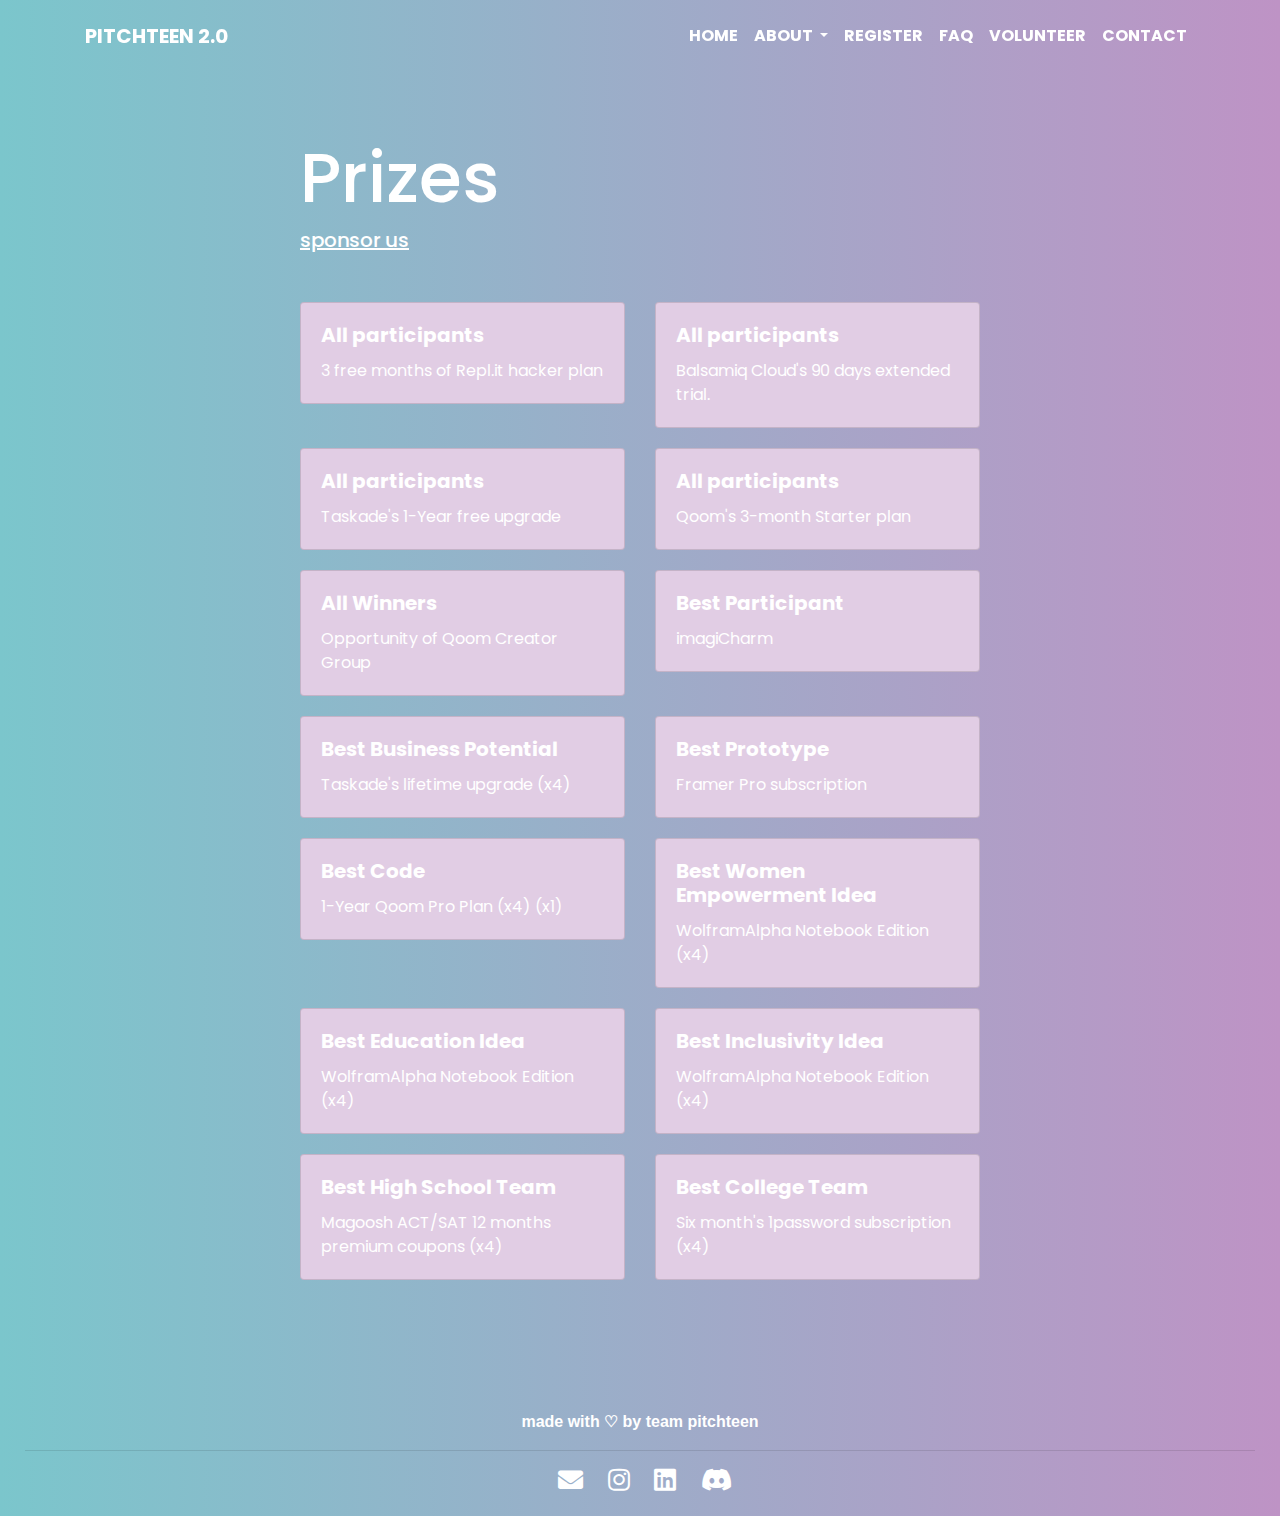
<file: prizes.html>
<!DOCTYPE html>
<html lang="en" dir="ltr">

<head>
  <meta charset="utf-8">
  <title>PitchTeen 2.0</title>
  <link rel="stylesheet" href="style.css">
  <link rel="stylesheet" href="https://stackpath.bootstrapcdn.com/bootstrap/4.3.1/css/bootstrap.min.css" integrity="sha384-ggOyR0iXCbMQv3Xipma34MD+dH/1fQ784/j6cY/iJTQUOhcWr7x9JvoRxT2MZw1T" crossorigin="anonymous">
  <link rel="preconnect" href="https://fonts.gstatic.com">
  <link href="https://fonts.googleapis.com/css2?family=Poppins&display=swap" rel="stylesheet">
  <link rel="icon" href="images/favicon.png" type="image/png">
  <meta name="viewport" content="width=device-width, initial-scale=1" />
  <link rel="stylesheet" href="https://use.fontawesome.com/releases/v5.12.1/css/all.css" crossorigin="anonymous">
  <link rel="stylesheet" href="https://stackpath.bootstrapcdn.com/bootstrap/4.1.3/css/bootstrap.min.css" integrity="sha384-MCw98/SFnGE8fJT3GXwEOngsV7Zt27NXFoaoApmYm81iuXoPkFOJwJ8ERdknLPMO" crossorigin="anonymous">
</head>

<body>
  <div id="navbar" class="navbar">
    <nav class="navbar navbar-expand-lg fixed-top py-3">
      <div class="container"><a href="#" class="navbar-brand text-uppercase font-weight-bold">PITCHTEEN 2.0</a>
        <button type="button" data-toggle="collapse" data-target="#navbarSupportedContent" aria-controls="navbarSupportedContent" aria-expanded="false" aria-label="Toggle navigation" class="navbar-toggler navbar-toggler-right"><i
            class="fa fa-bars"></i></button>

        <div id="navbarSupportedContent" class="collapse navbar-collapse">
          <ul class="navbar-nav ml-auto">
            <li class="nav-item active"><a href="index.html" class="nav-link text-uppercase font-weight-bold">Home <span class="sr-only">(current)</span></a></li>
            <li class="nav-item dropdown">
          <a class="nav-link text-uppercase font-weight-bold dropdown-toggle" href="#" id="navbarDropdown" role="button" data-toggle="dropdown" aria-haspopup="true" aria-expanded="false">
            About
          </a>
          <div class="dropdown-menu" aria-labelledby="navbarDropdown">
            <a class="dropdown-item" href="speakers.html">Speakers</a>
            <a class="dropdown-item" href="sponsors.html">Sponsors</a>
            <a class="dropdown-item" href="prizes.html">Prizes</a>
            <a class="dropdown-item" href="schedule.html">Schedule</a>
            <a class="dropdown-item" href="elevateher.html">Mentorship Program</a>
          </div>
        </li>
            <li class="nav-item"><a href="https://www.eventbrite.com/e/pitchteen-20-tickets-150066086705" target="_blank" class="nav-link text-uppercase font-weight-bold">Register</a></li>
            <li class="nav-item"><a href="faq.html" class="nav-link text-uppercase font-weight-bold">FAQ</a></li>
            <li class="nav-item"><a href="volunteer.html" class="nav-link text-uppercase font-weight-bold">Volunteer</a></li>
            <li class="nav-item"><a href="mailto:anjali@pitchteen.xyz" class="nav-link text-uppercase font-weight-bold">Contact</a></li>
          </ul>
        </div>
      </div>
    </nav>
  </div>
  <div class="prizes">
     <h1>Prizes</h1>
     <h5><a href="mailto:anjali@pitchteen.xyz">sponsor us</a></h5>
     <div class="box"></div>
     <div class="row">
  <div class="col-sm-6">
    <div class="card">
      <div class="card-body">
        <h5 class="card-title">All participants</h5>
        <p class="card-text">3 free months of Repl.it hacker plan</p>
      </div>
    </div>
  </div>
  <div class="col-sm-6">
    <div class="card">
      <div class="card-body">
        <h5 class="card-title">All participants</h5>
        <p class="card-text">Balsamiq Cloud's 90 days extended trial.</p>
      </div>
    </div>
  </div>
  <div class="col-sm-6">
    <div class="card">
      <div class="card-body">
        <h5 class="card-title">All participants</h5>
        <p class="card-text">Taskade's 1-Year free upgrade</p>
      </div>
    </div>
  </div>
  <div class="col-sm-6">
    <div class="card">
      <div class="card-body">
        <h5 class="card-title">All participants</h5>
        <p class="card-text">Qoom's 3-month Starter plan</p>
      </div>
    </div>
  </div>
  <div class="col-sm-6">
    <div class="card">
      <div class="card-body">
        <h5 class="card-title"> All Winners</h5>
        <p class="card-text">Opportunity of Qoom Creator Group</p>
      </div>
    </div>
  </div>
  <div class="col-sm-6">
    <div class="card">
      <div class="card-body">
        <h5 class="card-title">Best Participant</h5>
        <p class="card-text">imagiCharm</p>
      </div>
    </div>
  </div>
  <div class="col-sm-6">
    <div class="card">
      <div class="card-body">
        <h5 class="card-title">Best Business Potential</h5>
        <p class="card-text">Taskade's lifetime upgrade (x4)</p>
      </div>
    </div>
  </div>
  <div class="col-sm-6">
    <div class="card">
      <div class="card-body">
        <h5 class="card-title">Best Prototype</h5>
        <p class="card-text">Framer Pro subscription</p>
      </div>
    </div>
  </div>
  <div class="col-sm-6">
    <div class="card">
      <div class="card-body">
        <h5 class="card-title">Best Code</h5>
        <p class="card-text">1-Year Qoom Pro Plan (x4) (x1)</p>
      </div>
    </div>
  </div>
  <div class="col-sm-6">
    <div class="card">
      <div class="card-body">
        <h5 class="card-title"> Best Women Empowerment Idea</h5>
        <p class="card-text">WolframAlpha Notebook Edition (x4)</p>
      </div>
    </div>
  </div>
  <div class="col-sm-6">
    <div class="card">
      <div class="card-body">
        <h5 class="card-title"> Best Education Idea</h5>
        <p class="card-text">WolframAlpha Notebook Edition (x4)</p>
      </div>
    </div>
  </div>
  <div class="col-sm-6">
    <div class="card">
      <div class="card-body">
        <h5 class="card-title"> Best Inclusivity Idea</h5>
        <p class="card-text">WolframAlpha Notebook Edition (x4)</p>
      </div>
    </div>
  </div>
  <div class="col-sm-6">
    <div class="card">
      <div class="card-body">
        <h5 class="card-title">Best High School Team</h5>
        <p class="card-text">Magoosh ACT/SAT 12 months premium coupons (x4)</p>
      </div>
    </div>
  </div>
  <div class="col-sm-6">
    <div class="card">
      <div class="card-body">
        <h5 class="card-title">Best College Team</h5>
        <p class="card-text">Six month's 1password subscription (x4)</p>
      </div>
    </div>
  </div>
</div>
  </div>
  <footer class="page-footer" style="margin-top: 5em;">
    <div class="container-fluid contact">
      <div class="row">
        <div class="col-md-12">
          <p><strong> made with ♡ by team pitchteen </strong> </p>
          <hr>
          <a href="mailto:anjali@pitchteen.xyz"> <i class="fas fa-envelope"></i></a>
          <a href="https://www.instagram.com/pitchteen" target="_blank"><i class="fab fa-instagram"></i></a>
          <a href="https://www.linkedin.com/company/pitchteen/" target="_blank"><i class="fab fa-linkedin"></i></a>
          <a href="https://discord.gg/Y9frYA8M8J" target="_blank"><i class="fab fa-discord"></i></a>
        </div>
      </div>
    </div>
  </footer>
  <!--Bootstrap + JQuery Scripts-->
  <script src="https://cdnjs.cloudflare.com/ajax/libs/jquery/2.1.3/jquery.min.js" charset="utf-8"></script>
  <script src="https://cdnjs.cloudflare.com/ajax/libs/jquery/2.1.3/jquery.min.js" charset="utf-8"></script>
  <script src="main.js" charset="utf-8"></script>
  <script src="https://code.jquery.com/jquery-3.3.1.slim.min.js" integrity="sha384-q8i/X+965DzO0rT7abK41JStQIAqVgRVzpbzo5smXKp4YfRvH+8abtTE1Pi6jizo" crossorigin="anonymous"></script>
  <script src="https://cdnjs.cloudflare.com/ajax/libs/popper.js/1.14.3/umd/popper.min.js" integrity="sha384-ZMP7rVo3mIykV+2+9J3UJ46jBk0WLaUAdn689aCwoqbBJiSnjAK/l8WvCWPIPm49" crossorigin="anonymous"></script>
  <script src="https://stackpath.bootstrapcdn.com/bootstrap/4.1.3/js/bootstrap.min.js" integrity="sha384-ChfqqxuZUCnJSK3+MXmPNIyE6ZbWh2IMqE241rYiqJxyMiZ6OW/JmZQ5stwEULTy" crossorigin="anonymous"></script>

</body>

</html>
</file>
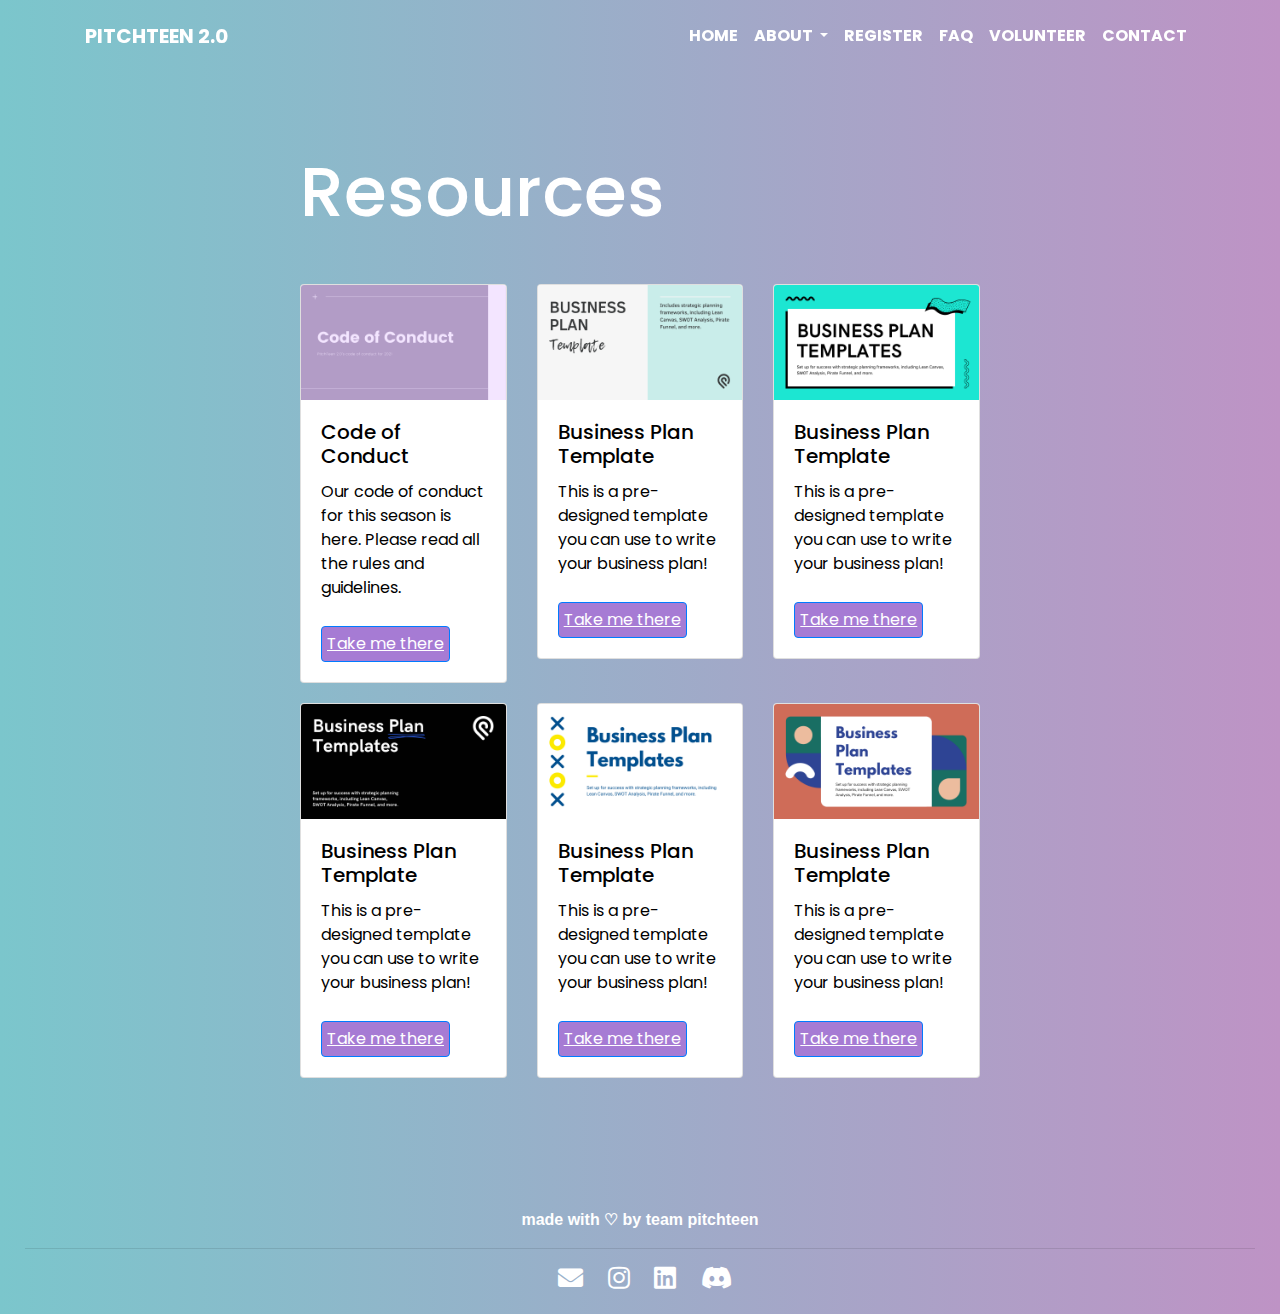
<file: resources.html>
<!DOCTYPE html>
<html lang="en" dir="ltr">

<head>
  <meta charset="utf-8">
  <title>PitchTeen 2.0</title>
  <link rel="stylesheet" href="style.css">
  <link rel="stylesheet" href="https://stackpath.bootstrapcdn.com/bootstrap/4.3.1/css/bootstrap.min.css" integrity="sha384-ggOyR0iXCbMQv3Xipma34MD+dH/1fQ784/j6cY/iJTQUOhcWr7x9JvoRxT2MZw1T" crossorigin="anonymous">
  <link rel="preconnect" href="https://fonts.gstatic.com">
  <link href="https://fonts.googleapis.com/css2?family=Poppins&display=swap" rel="stylesheet">
  <link rel="icon" href="images/favicon.png" type="image/png">
  <meta name="viewport" content="width=device-width, initial-scale=1" />
  <link rel="stylesheet" href="https://use.fontawesome.com/releases/v5.12.1/css/all.css" crossorigin="anonymous">
  <link rel="stylesheet" href="https://stackpath.bootstrapcdn.com/bootstrap/4.1.3/css/bootstrap.min.css" integrity="sha384-MCw98/SFnGE8fJT3GXwEOngsV7Zt27NXFoaoApmYm81iuXoPkFOJwJ8ERdknLPMO" crossorigin="anonymous">
</head>

<body>
  <nav class="navbar navbar-expand-lg fixed-top py-3">
    <div class="container"><a href="#" class="navbar-brand text-uppercase font-weight-bold">PITCHTEEN 2.0</a>
      <button type="button" data-toggle="collapse" data-target="#navbarSupportedContent" aria-controls="navbarSupportedContent" aria-expanded="false" aria-label="Toggle navigation" class="navbar-toggler navbar-toggler-right"><i
          class="fa fa-bars"></i></button>

      <div id="navbarSupportedContent" class="collapse navbar-collapse">
        <ul class="navbar-nav ml-auto">
          <li class="nav-item active"><a href="index.html" class="nav-link text-uppercase font-weight-bold">Home <span class="sr-only">(current)</span></a></li>
          <li class="nav-item dropdown">
        <a class="nav-link text-uppercase font-weight-bold dropdown-toggle" href="#" id="navbarDropdown" role="button" data-toggle="dropdown" aria-haspopup="true" aria-expanded="false">
          About
        </a>
        <div class="dropdown-menu" aria-labelledby="navbarDropdown">
          <a class="dropdown-item" href="speakers.html">Speakers</a>
          <a class="dropdown-item" href="sponsors.html">Sponsors</a>
          <a class="dropdown-item" href="prizes.html">Prizes</a>
          <a class="dropdown-item" href="schedule.html">Schedule</a>
          <a class="dropdown-item" href="elevateher.html">Mentorship Program</a>
        </div>
      </li>
          <li class="nav-item"><a href="https://www.eventbrite.com/e/pitchteen-20-tickets-150066086705" target="_blank" class="nav-link text-uppercase font-weight-bold">Register</a></li>
          <li class="nav-item"><a href="faq.html" class="nav-link text-uppercase font-weight-bold">FAQ</a></li>
          <li class="nav-item"><a href="volunteer.html" class="nav-link text-uppercase font-weight-bold">Volunteer</a></li>
          <li class="nav-item"><a href="mailto:anjali@pitchteen.xyz" class="nav-link text-uppercase font-weight-bold">Contact</a></li>
        </ul>
      </div>
    </div>
  </nav>
  <div class="resources">
    <h1>Resources</h1>
    <div class="box">
    </div>
    <div class="row">
      <div class="col-sm-4">
        <div class="card">
          <img class="card-img-top" src="images/codeofconduct.png" alt="Code of Conduct">
          <div class="card-body">
            <h5 class="card-title">Code of Conduct</h5>
            <p class="card-text">Our code of conduct for this season is here. Please read all the rules and guidelines.</p>
            <a href="codeofconduct.html" target="_blank" class="btn btn-primary"
              style="background-color:#A67BD4;">Take me there</a>
          </div>
        </div>
      </div>
      <div class="col-sm-4">
        <div class="card">
          <img class="card-img-top" src="images/bp-1.png" alt="Business Template Preview">
          <div class="card-body">
            <h5 class="card-title">Business Plan Template</h5>
            <p class="card-text">This is a pre-designed template you can use to write your business plan!</p>
            <a href="https://www.canva.com/design/DAEdVsqMjSo/SOxPIIz9LV2AX8iou18fTA/view?utm_content=DAEdVsqMjSo&utm_campaign=designshare&utm_medium=link&utm_source=sharebutton&mode=preview" target="_blank" class="btn btn-primary"
              style="background-color:#A67BD4;"> Take me there</a>
          </div>
        </div>
      </div>
      <div class="col-sm-4">
        <div class="card">
          <img class="card-img-top" src="images/bp-2.png" alt="Business Template Preview">
          <div class="card-body">
            <h5 class="card-title">Business Plan Template</h5>
            <p class="card-text">This is a pre-designed template you can use to write your business plan!</p>
            <a href="https://www.canva.com/design/DAEdVm6mYtQ/zf5ChyytbOY4ZNlafRihPw/view?utm_content=DAEdVm6mYtQ&utm_campaign=designshare&utm_medium=link&utm_source=sharebutton&mode=preview" target="_blank" class="btn btn-primary"
              style="background-color:#A67BD4;"> Take me there</a>
          </div>
        </div>
      </div>
      <div class="col-sm-4">
        <div class="card">
          <img class="card-img-top" src="images/bp-3.png" alt="Business Template Preview">
          <div class="card-body">
            <h5 class="card-title">Business Plan Template</h5>
            <p class="card-text">This is a pre-designed template you can use to write your business plan!</p>
            <a href="https://www.canva.com/design/DAEdVpzoS4w/qkA4nV3ia5u-MdfnnGpp_g/view?utm_content=DAEdVpzoS4w&utm_campaign=designshare&utm_medium=link&utm_source=sharebutton&mode=preview" target="_blank" class="btn btn-primary"
              style="background-color:#A67BD4;"> Take me there</a>
          </div>
        </div>
      </div>
      <div class="col-sm-4">
        <div class="card">
          <img class="card-img-top" src="images/bp-4.png" alt="Business Template Preview">
          <div class="card-body">
            <h5 class="card-title">Business Plan Template</h5>
            <p class="card-text">This is a pre-designed template you can use to write your business plan!</p>
            <a href="https://www.canva.com/design/DAEdViI4jK0/f8UGFxlHjfQENFeX8qKD_g/view?utm_content=DAEdViI4jK0&utm_campaign=designshare&utm_medium=link&utm_source=sharebutton&mode=preview" target="_blank" class="btn btn-primary"
              style="background-color:#A67BD4;"> Take me there</a>
          </div>
        </div>
      </div>
      <div class="col-sm-4">
        <div class="card">
          <img class="card-img-top" src="images/bp-5.png" alt="Business Template Preview">
          <div class="card-body">
            <h5 class="card-title">Business Plan Template</h5>
            <p class="card-text">This is a pre-designed template you can use to write your business plan!</p>
            <a href="https://www.canva.com/design/DAEdVjE-L3w/iIZPrpVtwK2ISBgiXeLBgQ/view?utm_content=DAEdVjE-L3w&utm_campaign=designshare&utm_medium=link&utm_source=sharebutton&mode=preview" target="_blank" class="btn btn-primary"
              style="background-color:#A67BD4;"> Take me there</a>
          </div>
        </div>
      </div>
    </div>
  </div>
  <footer class="page-footer" style="margin-top: 5em;">
    <div class="container-fluid contact">
      <div class="row">
        <div class="col-md-12">
          <p><strong> made with ♡ by team pitchteen </strong> </p>
          <hr>
          <a href="mailto:anjali@pitchteen.xyz"> <i class="fas fa-envelope"></i></a>
          <a href="https://www.instagram.com/pitchteen" target="_blank"><i class="fab fa-instagram"></i></a>
          <a href="https://www.linkedin.com/company/pitchteen/" target="_blank"><i class="fab fa-linkedin"></i></a>
          <a href="https://discord.gg/Y9frYA8M8J" target="_blank"><i class="fab fa-discord"></i></a>
        </div>
      </div>
    </div>
  </footer>
  <!--Bootstrap + JQuery Scripts-->
    <script src="https://cdnjs.cloudflare.com/ajax/libs/jquery/2.1.3/jquery.min.js" charset="utf-8"></script>
    <script src="https://cdnjs.cloudflare.com/ajax/libs/jquery/2.1.3/jquery.min.js" charset="utf-8"></script>
    <script src="main.js" charset="utf-8"></script>
    <script src="https://code.jquery.com/jquery-3.3.1.slim.min.js" integrity="sha384-q8i/X+965DzO0rT7abK41JStQIAqVgRVzpbzo5smXKp4YfRvH+8abtTE1Pi6jizo" crossorigin="anonymous"></script>
    <script src="https://cdnjs.cloudflare.com/ajax/libs/popper.js/1.14.3/umd/popper.min.js" integrity="sha384-ZMP7rVo3mIykV+2+9J3UJ46jBk0WLaUAdn689aCwoqbBJiSnjAK/l8WvCWPIPm49" crossorigin="anonymous"></script>
    <script src="https://stackpath.bootstrapcdn.com/bootstrap/4.1.3/js/bootstrap.min.js" integrity="sha384-ChfqqxuZUCnJSK3+MXmPNIyE6ZbWh2IMqE241rYiqJxyMiZ6OW/JmZQ5stwEULTy" crossorigin="anonymous"></script>
</body>

</html>
</file>
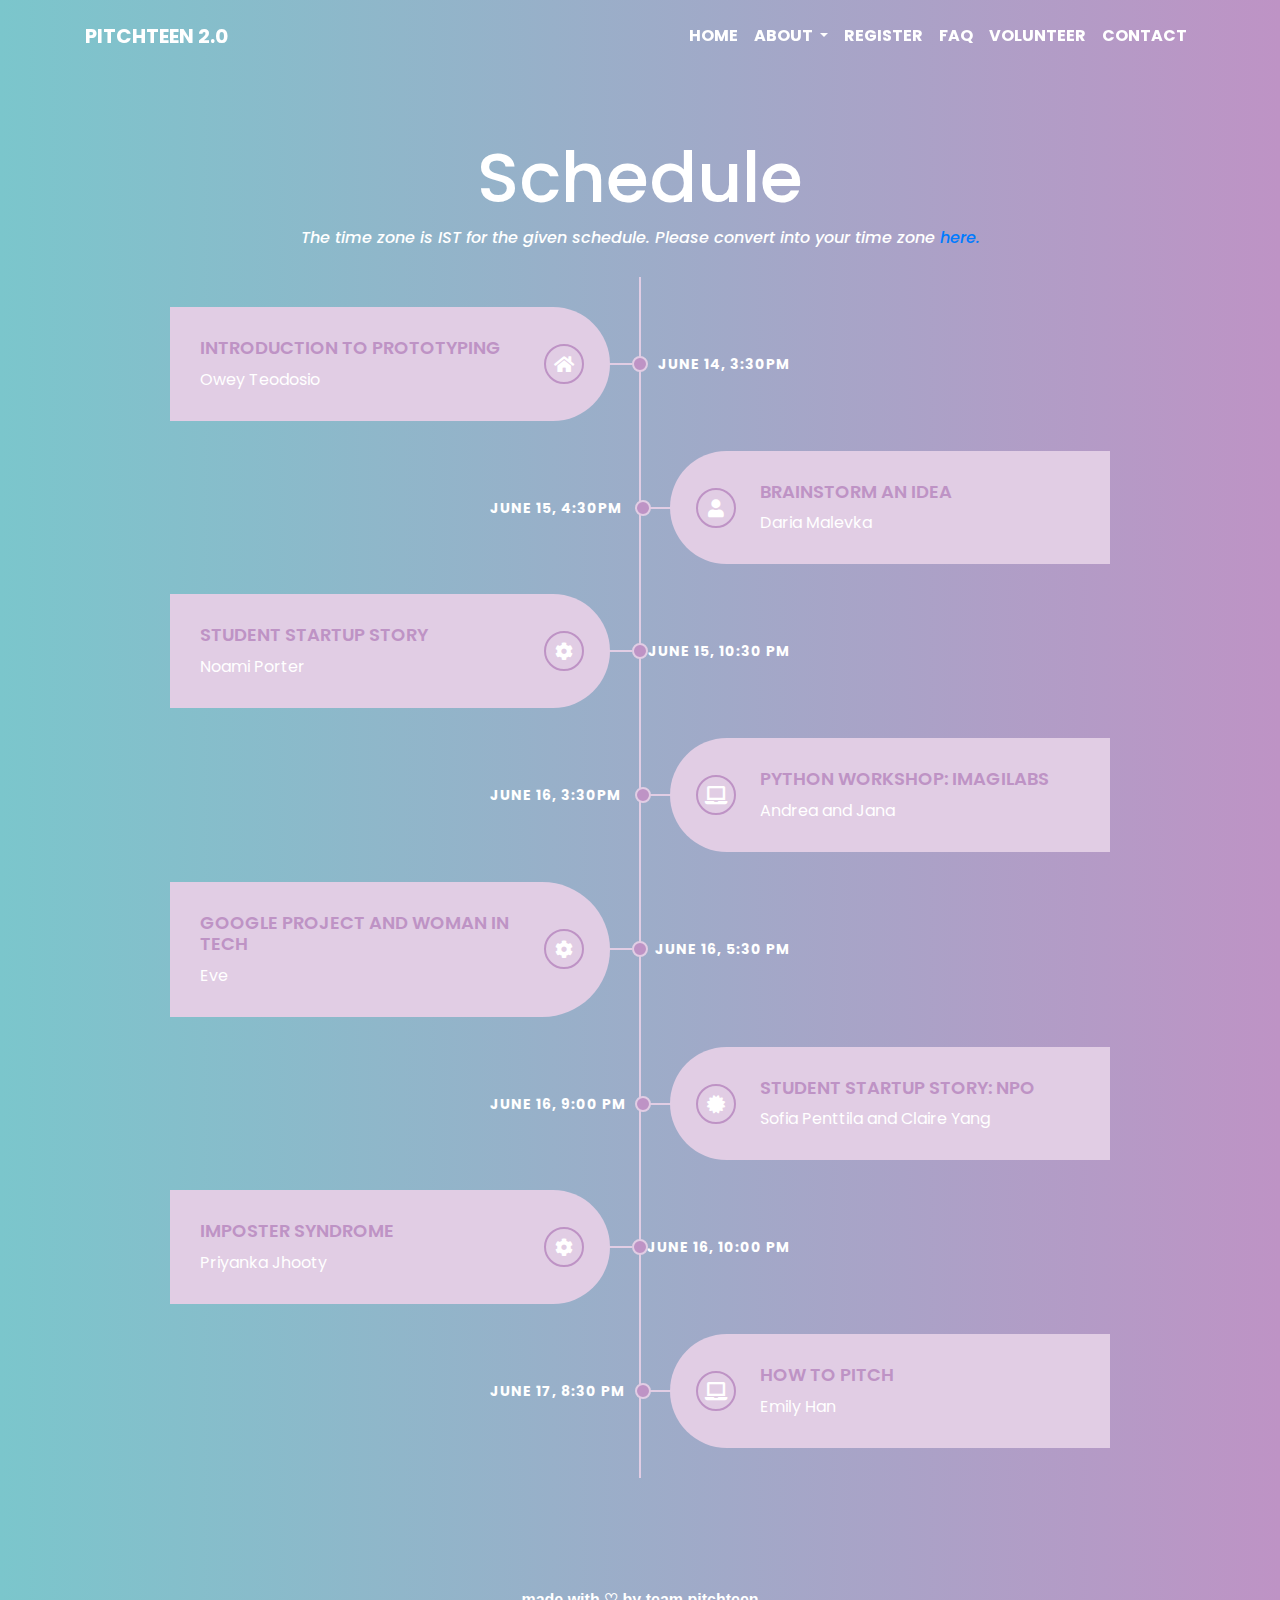
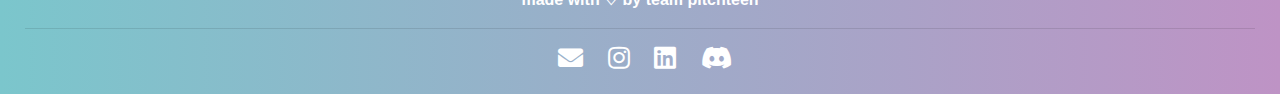
<file: schedule.html>
<!DOCTYPE html>
<html lang="en" dir="ltr">

<head>
  <meta charset="utf-8">
  <title>PitchTeen 2.0</title>
  <link rel="stylesheet" href="style.css">
  <link rel="stylesheet" href="https://stackpath.bootstrapcdn.com/bootstrap/4.3.1/css/bootstrap.min.css" integrity="sha384-ggOyR0iXCbMQv3Xipma34MD+dH/1fQ784/j6cY/iJTQUOhcWr7x9JvoRxT2MZw1T" crossorigin="anonymous">
  <link rel="preconnect" href="https://fonts.gstatic.com">
  <link href="https://fonts.googleapis.com/css2?family=Poppins&display=swap" rel="stylesheet">
  <link rel="icon" href="images/favicon.png" type="image/png">
  <meta name="viewport" content="width=device-width, initial-scale=1" />
  <link rel="stylesheet" href="https://use.fontawesome.com/releases/v5.12.1/css/all.css" crossorigin="anonymous">
  <link rel="stylesheet" href="https://stackpath.bootstrapcdn.com/bootstrap/4.1.3/css/bootstrap.min.css" integrity="sha384-MCw98/SFnGE8fJT3GXwEOngsV7Zt27NXFoaoApmYm81iuXoPkFOJwJ8ERdknLPMO" crossorigin="anonymous">
</head>

<body>
  <div id="navbar" class="navbar">
    <nav class="navbar navbar-expand-lg fixed-top py-3">
      <div class="container"><a href="#" class="navbar-brand text-uppercase font-weight-bold">PITCHTEEN 2.0</a>
        <button type="button" data-toggle="collapse" data-target="#navbarSupportedContent" aria-controls="navbarSupportedContent" aria-expanded="false" aria-label="Toggle navigation" class="navbar-toggler navbar-toggler-right"><i
            class="fa fa-bars"></i></button>

        <div id="navbarSupportedContent" class="collapse navbar-collapse">
          <ul class="navbar-nav ml-auto">
            <li class="nav-item active"><a href="index.html" class="nav-link text-uppercase font-weight-bold">Home <span class="sr-only">(current)</span></a></li>
            <li class="nav-item dropdown">
          <a class="nav-link text-uppercase font-weight-bold dropdown-toggle" href="#" id="navbarDropdown" role="button" data-toggle="dropdown" aria-haspopup="true" aria-expanded="false">
            About
          </a>
          <div class="dropdown-menu" aria-labelledby="navbarDropdown">
            <a class="dropdown-item" href="speakers.html">Speakers</a>
            <a class="dropdown-item" href="sponsors.html">Sponsors</a>
            <a class="dropdown-item" href="prizes.html">Prizes</a>
            <a class="dropdown-item" href="schedule.html">Schedule</a>
            <a class="dropdown-item" href="elevateher.html">Mentorship Program</a>
          </div>
        </li>
            <li class="nav-item"><a href="https://www.eventbrite.com/e/pitchteen-20-tickets-150066086705" target="_blank" class="nav-link text-uppercase font-weight-bold">Register</a></li>
            <li class="nav-item"><a href="faq.html" class="nav-link text-uppercase font-weight-bold">FAQ</a></li>
            <li class="nav-item"><a href="volunteer.html" class="nav-link text-uppercase font-weight-bold">Volunteer</a></li>
            <li class="nav-item"><a href="mailto:anjali@pitchteen.xyz" class="nav-link text-uppercase font-weight-bold">Contact</a></li>
          </ul>
        </div>
      </div>
    </nav>
  </div>
  <div class="sched">
    <h1>Schedule</h1>
    <h6><i>The time zone is IST for the given schedule. Please convert into your time zone <a href="https://www.thetimezoneconverter.com/">here.</a></i></h6>
  </div>
  <div class="timeline">
  <div class="schedcontainer left">
    <div class="date">June 14, 3:30PM </div>
    <i class="icon fa fa-home"></i>
    <div class="content">
      <h2>Introduction to prototyping</h2>
      <p>Owey Teodosio</p>
    </div>
  </div>
  <div class="schedcontainer right">
    <div class="date">June 15, 4:30PM</div>
    <i class="icon fa fa-user"></i>
    <div class="content">
      <h2>Brainstorm an Idea</h2>
      <p>Daria Malevka</p>
    </div>
  </div>
  <div class="schedcontainer left">
    <div class="date">June 15, 10:30 PM</div>
    <i class="icon fa fa-cog"></i>
    <div class="content">
      <h2>Student startup story</h2>
      <p>Noami Porter</p>
    </div>
  </div>
  <div class="schedcontainer right">
    <div class="date">June 16, 3:30PM  </div>
    <i class="icon fa fa-laptop"></i>
    <div class="content">
      <h2>Python Workshop: imagiLabs</h2>
      <p>Andrea and Jana</p>
    </div>
  </div>
  <div class="schedcontainer left">
    <div class="date">June 16, 5:30 PM</div>
    <i class="icon fa fa-cog"></i>
    <div class="content">
      <h2>Google Project and woman in tech</h2>
      <p>Eve</p>
    </div>
  </div>
  <div class="schedcontainer right">
    <div class="date">June 16, 9:00 PM</div>
    <i class="icon fa fa-certificate"></i>
    <div class="content">
      <h2>Student Startup Story: NPO </h2>
      <p>Sofia Penttila and Claire Yang</p>
    </div>
  </div>
  <div class="schedcontainer left">
    <div class="date">June 16, 10:00 PM</div>
    <i class="icon fa fa-cog"></i>
    <div class="content">
      <h2>Imposter Syndrome</h2>
      <p>Priyanka Jhooty</p>
    </div>
  </div>
  <div class="schedcontainer right">
    <div class="date">June 17, 8:30 PM</div>
    <i class="icon fa fa-laptop"></i>
    <div class="content">
      <h2>How to Pitch </h2>
      <p>Emily Han</p>
    </div>
  </div>
</div>
  <footer class="page-footer" style="margin-top: 5em;">
    <div class="container-fluid contact">
      <div class="row">
        <div class="col-md-12">
          <p><strong> made with ♡ by team pitchteen </strong> </p>
          <hr>
          <a href="mailto:anjali@pitchteen.xyz"> <i class="fas fa-envelope"></i></a>
          <a href="https://www.instagram.com/pitchteen" target="_blank"><i class="fab fa-instagram"></i></a>
          <a href="https://www.linkedin.com/company/pitchteen/" target="_blank"><i class="fab fa-linkedin"></i></a>
          <a href="https://discord.gg/Y9frYA8M8J" target="_blank"><i class="fab fa-discord"></i></a>
        </div>
      </div>
    </div>
  </footer>
  <!--Bootstrap + JQuery Scripts-->
  <script src="https://cdnjs.cloudflare.com/ajax/libs/jquery/2.1.3/jquery.min.js" charset="utf-8"></script>
  <script src="https://cdnjs.cloudflare.com/ajax/libs/jquery/2.1.3/jquery.min.js" charset="utf-8"></script>
  <script src="main.js" charset="utf-8"></script>
  <script src="https://code.jquery.com/jquery-3.3.1.slim.min.js" integrity="sha384-q8i/X+965DzO0rT7abK41JStQIAqVgRVzpbzo5smXKp4YfRvH+8abtTE1Pi6jizo" crossorigin="anonymous"></script>
  <script src="https://cdnjs.cloudflare.com/ajax/libs/popper.js/1.14.3/umd/popper.min.js" integrity="sha384-ZMP7rVo3mIykV+2+9J3UJ46jBk0WLaUAdn689aCwoqbBJiSnjAK/l8WvCWPIPm49" crossorigin="anonymous"></script>
  <script src="https://stackpath.bootstrapcdn.com/bootstrap/4.1.3/js/bootstrap.min.js" integrity="sha384-ChfqqxuZUCnJSK3+MXmPNIyE6ZbWh2IMqE241rYiqJxyMiZ6OW/JmZQ5stwEULTy" crossorigin="anonymous"></script>

</body>

</html>
</file>
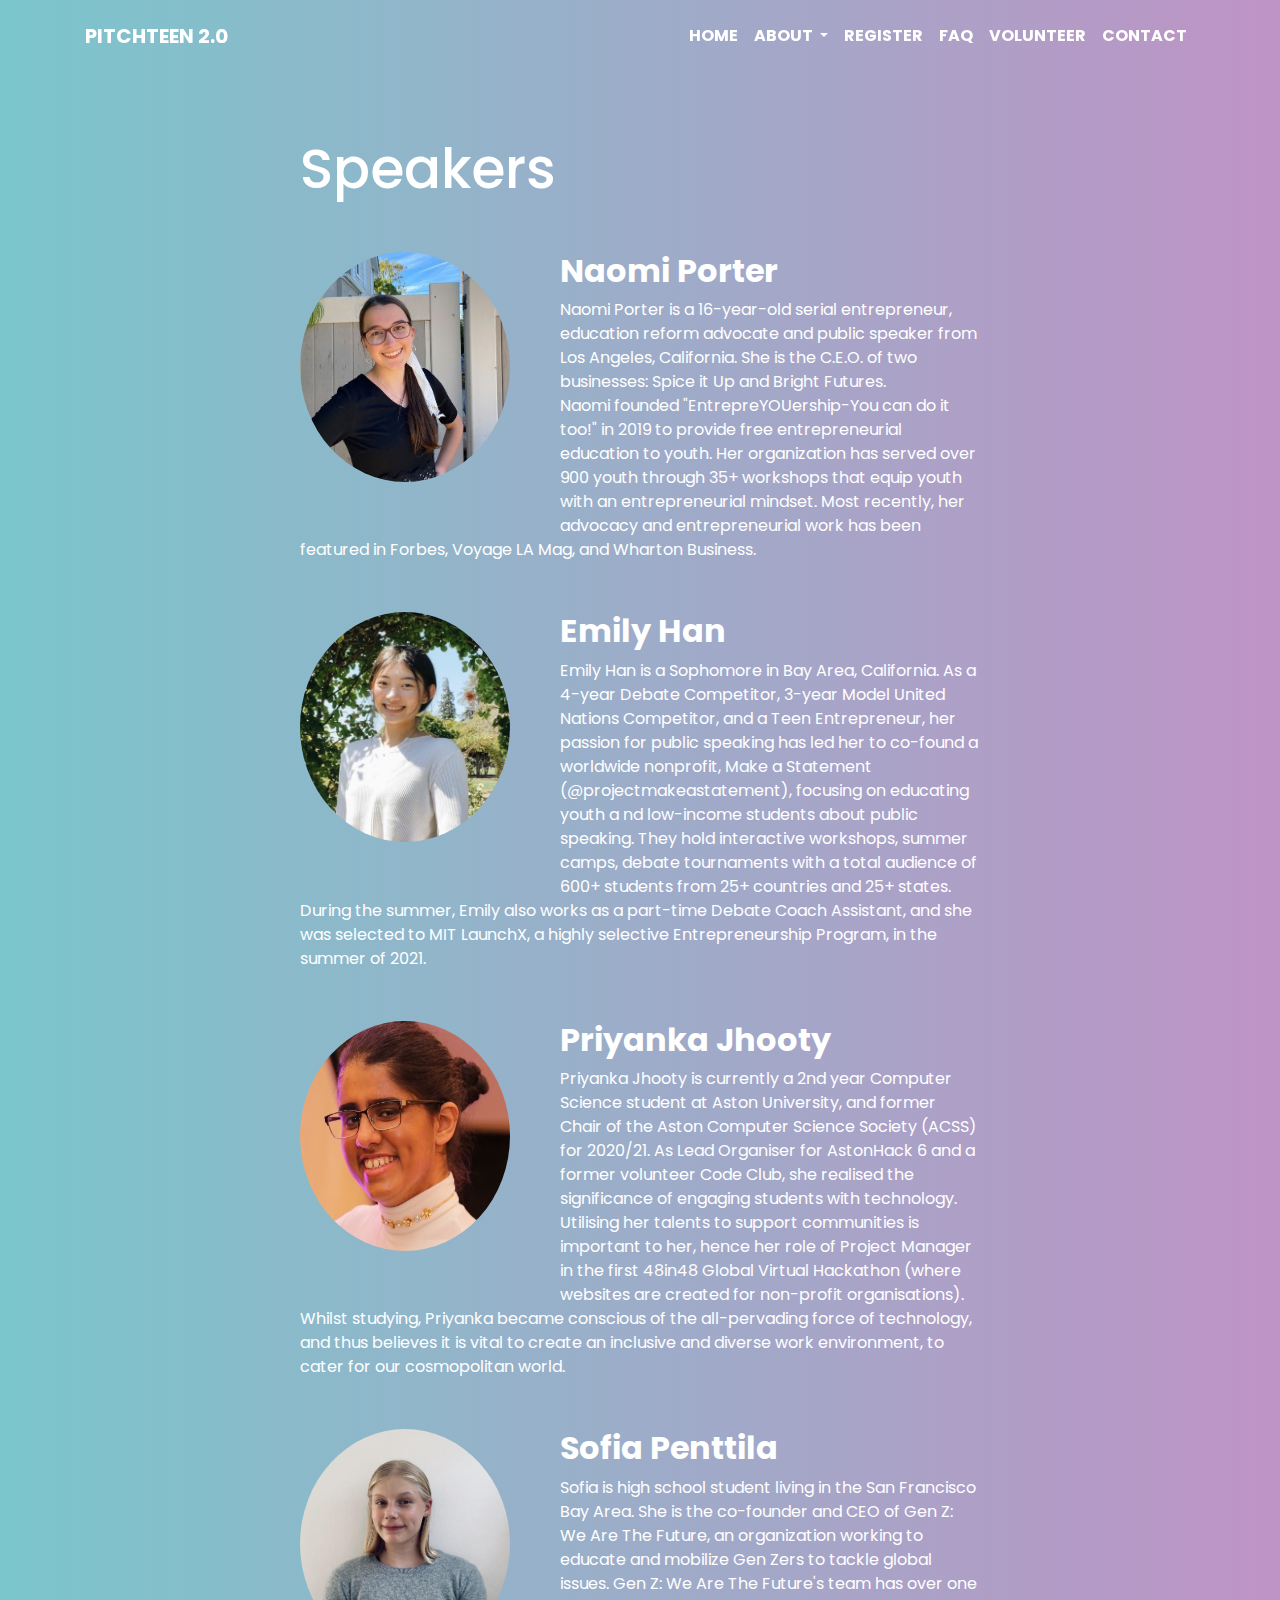
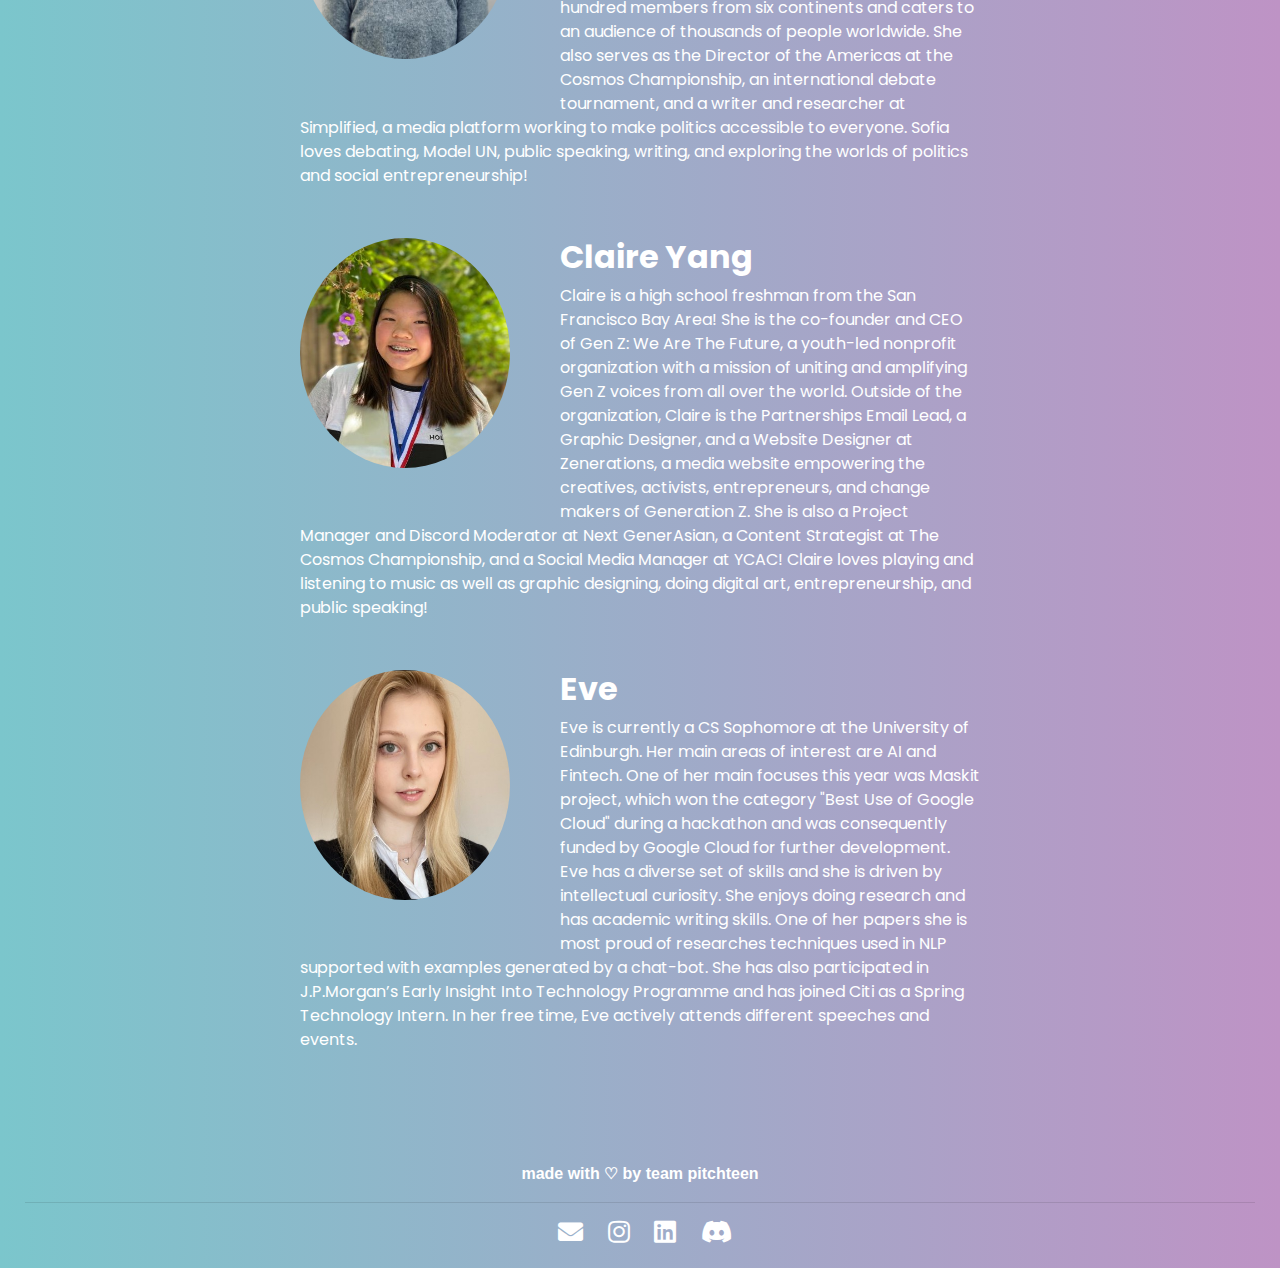
<file: speakers.html>
<!DOCTYPE html>
<html lang="en" dir="ltr">

<head>
  <meta charset="utf-8">
  <title>PitchTeen 2.0</title>
  <link rel="stylesheet" href="style.css">
  <link rel="stylesheet" href="https://stackpath.bootstrapcdn.com/bootstrap/4.3.1/css/bootstrap.min.css" integrity="sha384-ggOyR0iXCbMQv3Xipma34MD+dH/1fQ784/j6cY/iJTQUOhcWr7x9JvoRxT2MZw1T" crossorigin="anonymous">
  <link rel="preconnect" href="https://fonts.gstatic.com">
  <link href="https://fonts.googleapis.com/css2?family=Poppins&display=swap" rel="stylesheet">
  <link rel="icon" href="images/favicon.png" type="image/png">
  <meta name="viewport" content="width=device-width, initial-scale=1" />
  <link rel="stylesheet" href="https://use.fontawesome.com/releases/v5.12.1/css/all.css" crossorigin="anonymous">
  <link rel="stylesheet" href="https://stackpath.bootstrapcdn.com/bootstrap/4.1.3/css/bootstrap.min.css" integrity="sha384-MCw98/SFnGE8fJT3GXwEOngsV7Zt27NXFoaoApmYm81iuXoPkFOJwJ8ERdknLPMO" crossorigin="anonymous">
</head>

<body>
  <div id="navbar" class="navbar">
    <nav class="navbar navbar-expand-lg fixed-top py-3">
      <div class="container"><a href="#" class="navbar-brand text-uppercase font-weight-bold">PITCHTEEN 2.0</a>
        <button type="button" data-toggle="collapse" data-target="#navbarSupportedContent" aria-controls="navbarSupportedContent" aria-expanded="false" aria-label="Toggle navigation" class="navbar-toggler navbar-toggler-right"><i
            class="fa fa-bars"></i></button>

        <div id="navbarSupportedContent" class="collapse navbar-collapse">
          <ul class="navbar-nav ml-auto">
            <li class="nav-item active"><a href="index.html" class="nav-link text-uppercase font-weight-bold">Home <span class="sr-only">(current)</span></a></li>
            <li class="nav-item dropdown">
          <a class="nav-link text-uppercase font-weight-bold dropdown-toggle" href="#" id="navbarDropdown" role="button" data-toggle="dropdown" aria-haspopup="true" aria-expanded="false">
            About
          </a>
          <div class="dropdown-menu" aria-labelledby="navbarDropdown">
            <a class="dropdown-item" href="speakers.html">Speakers</a>
            <a class="dropdown-item" href="sponsors.html">Sponsors</a>
            <a class="dropdown-item" href="prizes.html">Prizes</a>
            <a class="dropdown-item" href="schedule.html">Schedule</a>
            <a class="dropdown-item" href="elevateher.html">Mentorship Program</a>
          </div>
        </li>
            <li class="nav-item"><a href="https://www.eventbrite.com/e/pitchteen-20-tickets-150066086705" target="_blank" class="nav-link text-uppercase font-weight-bold">Register</a></li>
            <li class="nav-item"><a href="faq.html" class="nav-link text-uppercase font-weight-bold">FAQ</a></li>
            <li class="nav-item"><a href="volunteer.html" class="nav-link text-uppercase font-weight-bold">Volunteer</a></li>
            <li class="nav-item"><a href="mailto:anjali@pitchteen.xyz" class="nav-link text-uppercase font-weight-bold">Contact</a></li>
          </ul>
        </div>
      </div>
    </nav>
  </div>
  <div class="speakers">
    <h1> Speakers </h1>
    <div class="box">
    </div>
    <div class="mainspeak">
      <img src="images/naomi.jpg" alt="Naomi Porter">
      <h2>Naomi Porter</h2>
      <p>Naomi Porter is a 16-year-old serial entrepreneur, education reform advocate and public speaker
        from Los Angeles, California. She is the C.E.O. of two businesses: Spice it Up and Bright Futures.
        <br>
        Naomi founded "EntrepreYOUership-You can do it too!" in 2019 to provide free entrepreneurial
        education to youth. Her organization has served over 900 youth through 35+ workshops that equip
        youth with an entrepreneurial mindset. Most recently, her advocacy and entrepreneurial work has
        been featured in Forbes, Voyage LA Mag, and Wharton Business.
      </p>
    </div>
    <div class="box"> </div>
    <div class="mainspeak">
        <img src="images/emilyhan.jpg" alt="Emily Han">
      <h2>Emily Han</h2>
      <p>
        Emily Han is a Sophomore in Bay Area, California. As a 4-year Debate Competitor, 3-year Model
        United Nations Competitor, and a Teen Entrepreneur, her passion for public speaking has led her to
        co-found a worldwide nonprofit, Make a Statement (@projectmakeastatement), focusing on educating youth a
        nd low-income students about public speaking. They hold interactive workshops, summer camps, debate
        tournaments with a total audience of 600+ students from 25+ countries and 25+ states. During the summer,
        Emily also works as a part-time Debate Coach Assistant, and she was selected to MIT LaunchX, a highly
        selective Entrepreneurship Program, in the summer of 2021.
      </p>
    </div>
    <div class="box"> </div>
    <div class="mainspeak">
      <img src="images/priyanka.jpg" alt="Priyanka Jhooty">
      <h2>Priyanka Jhooty</h2>
      <p>
        Priyanka Jhooty is currently a 2nd year Computer Science student at Aston University, and former
        Chair of the Aston Computer Science Society (ACSS) for 2020/21. As Lead Organiser for AstonHack 6
        and a former volunteer Code Club, she realised the significance of engaging students with technology.
        Utilising her talents to support communities is important to her, hence her role of Project Manager
        in the first 48in48 Global Virtual Hackathon (where websites are created for non-profit organisations).
        Whilst studying, Priyanka became conscious of the all-pervading force of technology, and thus believes
        it is vital to create an inclusive and diverse work environment, to cater for our cosmopolitan world.
      </p>
    </div>
    <div class="box"> </div>
    <div class="mainspeak">
      <img src="images/sofia.jpg" alt="Sofia Penttila">
      <h2>Sofia Penttila</h2>
      <p>
        Sofia is high school student living in the San Francisco Bay Area. She is the co-founder and
        CEO of Gen Z: We Are The Future, an organization working to educate and mobilize Gen Zers to
        tackle global issues. Gen Z: We Are The Future's team has over one hundred members from six
        continents and caters to an audience of thousands of people worldwide. She also serves as the
        Director of the Americas at the Cosmos Championship, an international debate tournament, and
        a writer and researcher at Simplified, a media platform working to make politics accessible to
        everyone. Sofia loves debating, Model UN, public speaking, writing, and exploring the worlds of
        politics and social entrepreneurship!
      </p>
    </div>
    <div class="box"> </div>
    <div class="mainspeak">
      <img src="images/claire.jpg" alt="Claire Yang">
      <h2>Claire Yang</h2>
      <p>
        Claire is a high school freshman from the San Francisco Bay Area! She is the co-founder and
        CEO of Gen Z: We Are The Future, a youth-led nonprofit organization with a mission of uniting
        and amplifying Gen Z voices from all over the world. Outside of the organization, Claire is
        the Partnerships Email Lead, a Graphic Designer, and a Website Designer at Zenerations, a
        media website empowering the creatives, activists, entrepreneurs, and change makers of Generation Z.
        She is also a Project Manager and Discord Moderator at Next GenerAsian, a Content Strategist at The
        Cosmos Championship, and a Social Media Manager at YCAC! Claire loves playing and listening to music
        as well as graphic designing, doing digital art, entrepreneurship, and public speaking!
      </p>
    </div>
    <div class="box"> </div>
    <div class="mainspeak">
      <img src="images/eve.png" alt="Eve">
      <h2>Eve</h2>
      <p>
          Eve is currently a CS Sophomore at the University of Edinburgh.
          Her main areas of interest are AI and Fintech. One of her main focuses this year was Maskit project,
          which won the category "Best Use of Google Cloud" during a hackathon and was consequently funded by Google
          Cloud for further development. Eve has a diverse set of skills and she is driven by intellectual curiosity.
          She enjoys doing research and has academic writing skills. One of her papers she is most proud of researches
          techniques used in NLP supported with examples generated by a chat-bot. She has also participated in
          J.P.Morgan’s Early Insight Into Technology Programme and has joined Citi as a Spring Technology Intern.
          In her free time, Eve actively attends different speeches and events.

      </p>
    </div>
  </div>
  <footer class="page-footer" style="margin-top: 5em;">
    <div class="container-fluid contact">
      <div class="row">
        <div class="col-md-12">
          <p><strong> made with ♡ by team pitchteen </strong> </p>
          <hr>
          <a href="mailto:anjali@pitchteen.xyz"> <i class="fas fa-envelope"></i></a>
          <a href="https://www.instagram.com/pitchteen" target="_blank"><i class="fab fa-instagram"></i></a>
          <a href="https://www.linkedin.com/company/pitchteen/" target="_blank"><i class="fab fa-linkedin"></i></a>
          <a href="https://discord.gg/Y9frYA8M8J" target="_blank"><i class="fab fa-discord"></i></a>
        </div>
      </div>
    </div>
  </footer>
  <!--Bootstrap + JQuery Scripts-->
  <script src="https://cdnjs.cloudflare.com/ajax/libs/jquery/2.1.3/jquery.min.js" charset="utf-8"></script>
  <script src="https://cdnjs.cloudflare.com/ajax/libs/jquery/2.1.3/jquery.min.js" charset="utf-8"></script>
  <script src="main.js" charset="utf-8"></script>
  <script src="https://code.jquery.com/jquery-3.3.1.slim.min.js" integrity="sha384-q8i/X+965DzO0rT7abK41JStQIAqVgRVzpbzo5smXKp4YfRvH+8abtTE1Pi6jizo" crossorigin="anonymous"></script>
  <script src="https://cdnjs.cloudflare.com/ajax/libs/popper.js/1.14.3/umd/popper.min.js" integrity="sha384-ZMP7rVo3mIykV+2+9J3UJ46jBk0WLaUAdn689aCwoqbBJiSnjAK/l8WvCWPIPm49" crossorigin="anonymous"></script>
  <script src="https://stackpath.bootstrapcdn.com/bootstrap/4.1.3/js/bootstrap.min.js" integrity="sha384-ChfqqxuZUCnJSK3+MXmPNIyE6ZbWh2IMqE241rYiqJxyMiZ6OW/JmZQ5stwEULTy" crossorigin="anonymous"></script>

</body>

</html>
</file>
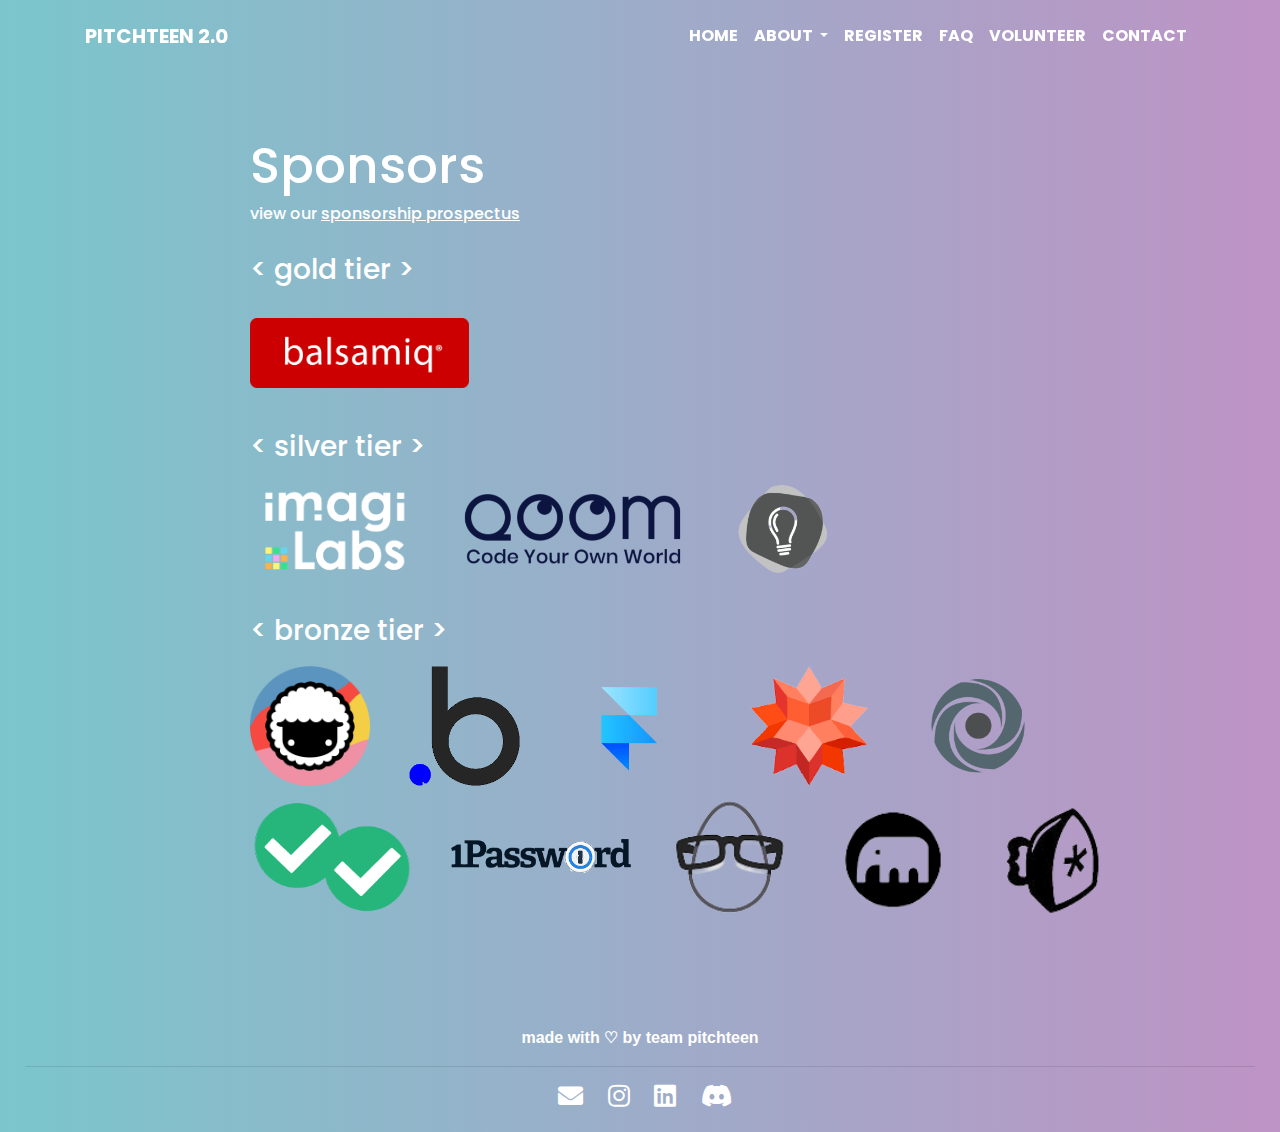
<file: sponsors.html>
<!DOCTYPE html>
<html lang="en" dir="ltr">

<head>
  <meta charset="utf-8">
  <title>PitchTeen 2.0</title>
  <link rel="stylesheet" href="style.css">
  <link rel="stylesheet" href="https://stackpath.bootstrapcdn.com/bootstrap/4.3.1/css/bootstrap.min.css" integrity="sha384-ggOyR0iXCbMQv3Xipma34MD+dH/1fQ784/j6cY/iJTQUOhcWr7x9JvoRxT2MZw1T" crossorigin="anonymous">
  <link rel="preconnect" href="https://fonts.gstatic.com">
  <link href="https://fonts.googleapis.com/css2?family=Poppins&display=swap" rel="stylesheet">
  <link rel="icon" href="images/favicon.png" type="image/png">
  <meta name="viewport" content="width=device-width, initial-scale=1" />
  <link rel="stylesheet" href="https://use.fontawesome.com/releases/v5.12.1/css/all.css" crossorigin="anonymous">
  <link rel="stylesheet" href="https://stackpath.bootstrapcdn.com/bootstrap/4.1.3/css/bootstrap.min.css" integrity="sha384-MCw98/SFnGE8fJT3GXwEOngsV7Zt27NXFoaoApmYm81iuXoPkFOJwJ8ERdknLPMO" crossorigin="anonymous">
</head>

<body>
  <div id="navbar" class="navbar">
    <nav class="navbar navbar-expand-lg fixed-top py-3">
      <div class="container"><a href="#" class="navbar-brand text-uppercase font-weight-bold">PITCHTEEN 2.0</a>
        <button type="button" data-toggle="collapse" data-target="#navbarSupportedContent" aria-controls="navbarSupportedContent" aria-expanded="false" aria-label="Toggle navigation" class="navbar-toggler navbar-toggler-right"><i
            class="fa fa-bars"></i></button>

        <div id="navbarSupportedContent" class="collapse navbar-collapse">
          <ul class="navbar-nav ml-auto">
            <li class="nav-item active"><a href="index.html" class="nav-link text-uppercase font-weight-bold">Home <span class="sr-only">(current)</span></a></li>
            <li class="nav-item dropdown">
          <a class="nav-link text-uppercase font-weight-bold dropdown-toggle" href="#" id="navbarDropdown" role="button" data-toggle="dropdown" aria-haspopup="true" aria-expanded="false">
            About
          </a>
          <div class="dropdown-menu" aria-labelledby="navbarDropdown">
            <a class="dropdown-item" href="speakers.html">Speakers</a>
            <a class="dropdown-item" href="sponsors.html">Sponsors</a>
            <a class="dropdown-item" href="prizes.html">Prizes</a>
            <a class="dropdown-item" href="schedule.html">Schedule</a>
            <a class="dropdown-item" href="elevateher.html">Mentorship Program</a>
          </div>
        </li>
            <li class="nav-item"><a href="https://www.eventbrite.com/e/pitchteen-20-tickets-150066086705" target="_blank" class="nav-link text-uppercase font-weight-bold">Register</a></li>
            <li class="nav-item"><a href="faq.html" class="nav-link text-uppercase font-weight-bold">FAQ</a></li>
            <li class="nav-item"><a href="volunteer.html" class="nav-link text-uppercase font-weight-bold">Volunteer</a></li>
            <li class="nav-item"><a href="mailto:anjali@pitchteen.xyz" class="nav-link text-uppercase font-weight-bold">Contact</a></li>
          </ul>
        </div>
      </div>
    </nav>
  </div>
  <div class="sponsors">
    <h1>Sponsors</h1>
    <h6>view our <a href="resources/sponsorship-prospectus.pdf">sponsorship prospectus</a> </h6>
    <div class="gold">
      <h3> < gold tier > </h3>
        <img src="sponsors/balsamiq.png" alt="balsamiq">
    </div>
    <div class="silver">
      <h3>< silver tier ></h3>
        <img src="sponsors/imagilab.png" alt="imagilab">
        <img src="sponsors/qoom.png" alt="qoom">
        <img src="sponsors/iai.png" alt="inspirit ai">
    </div>
    <div class="bronze">
      <h3>< bronze tier ></h3>
        <img src="sponsors/taskade.png" alt="taskade">
        <img src="sponsors/bubble.png" alt="bubble">
        <img src="sponsors/framer.png" style="height: 140px;" alt="framer">
        <img src="sponsors/wolfram.png" alt="wolfram alpha">
        <img src="sponsors/replit.png" alt="replit">
        <img src="sponsors/magoosh.png" alt="magoosh">
        <img src="sponsors/1password.png" alt="1password">
        <img src="sponsors/egghead.png" alt="egghead">
        <img src="sponsors/rosenfeld.png" alt="rosenfeld">
        <img src="sponsors/nostarch.png" alt="nostarch">

    </div>
  </div>
  <footer class="page-footer" style="margin-top: 5em;">
    <div class="container-fluid contact">
      <div class="row">
        <div class="col-md-12">
          <p><strong> made with ♡ by team pitchteen </strong> </p>
          <hr>
          <a href="mailto:anjali@pitchteen.xyz"> <i class="fas fa-envelope"></i></a>
          <a href="https://www.instagram.com/pitchteen" target="_blank"><i class="fab fa-instagram"></i></a>
          <a href="https://www.linkedin.com/company/pitchteen/" target="_blank"><i class="fab fa-linkedin"></i></a>
          <a href="https://discord.gg/Y9frYA8M8J" target="_blank"><i class="fab fa-discord"></i></a>
        </div>
      </div>
    </div>
  </footer>
  <!--Bootstrap + JQuery Scripts-->
  <script src="https://cdnjs.cloudflare.com/ajax/libs/jquery/2.1.3/jquery.min.js" charset="utf-8"></script>
  <script src="https://cdnjs.cloudflare.com/ajax/libs/jquery/2.1.3/jquery.min.js" charset="utf-8"></script>
  <script src="main.js" charset="utf-8"></script>
  <script src="https://code.jquery.com/jquery-3.3.1.slim.min.js" integrity="sha384-q8i/X+965DzO0rT7abK41JStQIAqVgRVzpbzo5smXKp4YfRvH+8abtTE1Pi6jizo" crossorigin="anonymous"></script>
  <script src="https://cdnjs.cloudflare.com/ajax/libs/popper.js/1.14.3/umd/popper.min.js" integrity="sha384-ZMP7rVo3mIykV+2+9J3UJ46jBk0WLaUAdn689aCwoqbBJiSnjAK/l8WvCWPIPm49" crossorigin="anonymous"></script>
  <script src="https://stackpath.bootstrapcdn.com/bootstrap/4.1.3/js/bootstrap.min.js" integrity="sha384-ChfqqxuZUCnJSK3+MXmPNIyE6ZbWh2IMqE241rYiqJxyMiZ6OW/JmZQ5stwEULTy" crossorigin="anonymous"></script>

</body>

</html>
</file>
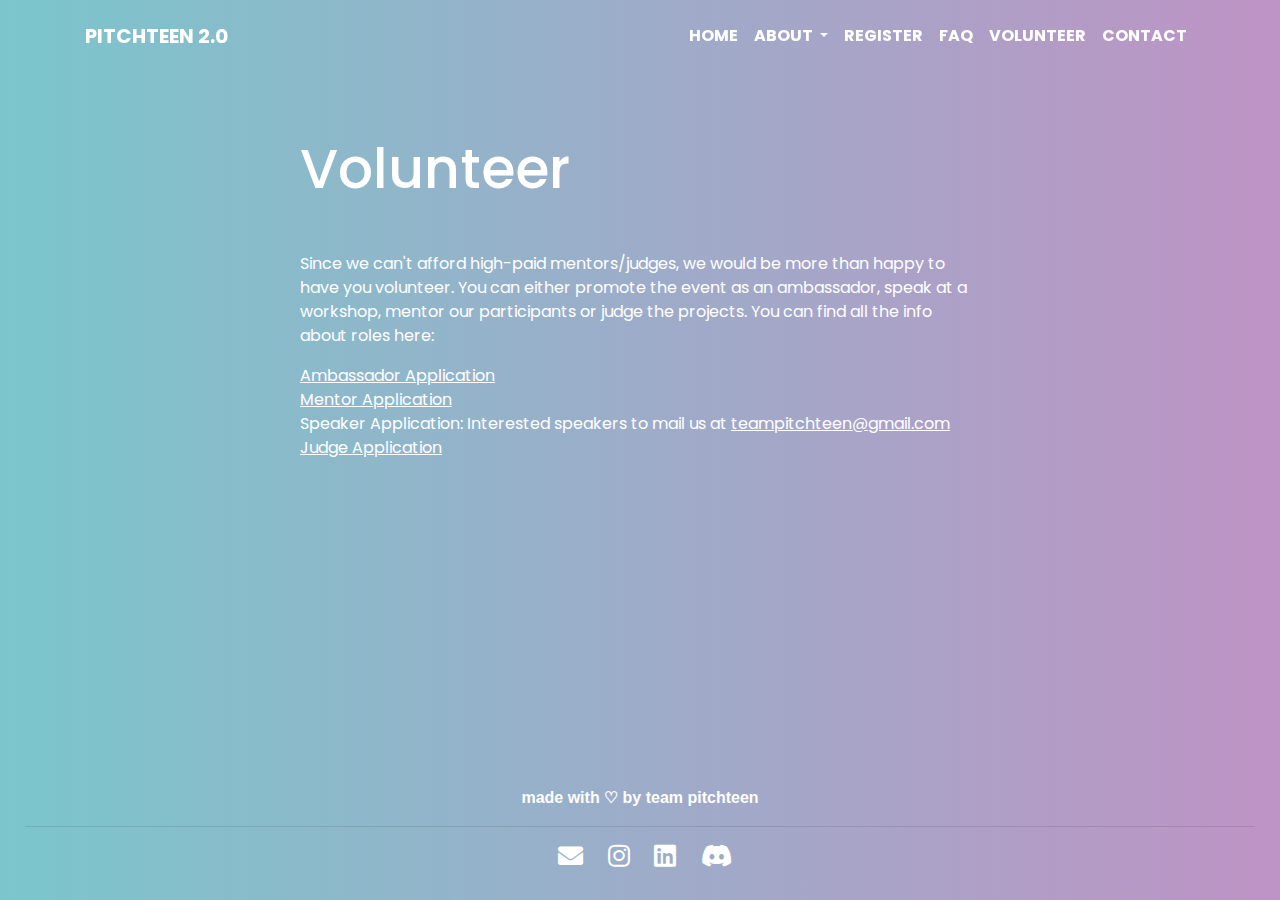
<file: volunteer.html>
<!DOCTYPE html>
<html lang="en" dir="ltr">

<head>
  <meta charset="utf-8">
  <title>PitchTeen 2.0</title>
  <link rel="stylesheet" href="style.css">
  <link rel="stylesheet" href="https://stackpath.bootstrapcdn.com/bootstrap/4.3.1/css/bootstrap.min.css" integrity="sha384-ggOyR0iXCbMQv3Xipma34MD+dH/1fQ784/j6cY/iJTQUOhcWr7x9JvoRxT2MZw1T" crossorigin="anonymous">
  <link rel="preconnect" href="https://fonts.gstatic.com">
  <link href="https://fonts.googleapis.com/css2?family=Poppins&display=swap" rel="stylesheet">
  <link rel="icon" href="images/favicon.png" type="image/png">
  <meta name="viewport" content="width=device-width, initial-scale=1" />
  <link rel="stylesheet" href="https://use.fontawesome.com/releases/v5.12.1/css/all.css" crossorigin="anonymous">
  <link rel="stylesheet" href="https://maxcdn.bootstrapcdn.com/bootstrap/4.4.1/css/bootstrap.min.css">
  <link rel="stylesheet" href="https://stackpath.bootstrapcdn.com/bootstrap/4.1.3/css/bootstrap.min.css" integrity="sha384-MCw98/SFnGE8fJT3GXwEOngsV7Zt27NXFoaoApmYm81iuXoPkFOJwJ8ERdknLPMO" crossorigin="anonymous">

</head>

<body>
  <div id="navbar" class="navbar">
    <nav class="navbar navbar-expand-lg fixed-top py-3">
      <div class="container"><a href="#" class="navbar-brand text-uppercase font-weight-bold">PITCHTEEN 2.0</a>
        <button type="button" data-toggle="collapse" data-target="#navbarSupportedContent" aria-controls="navbarSupportedContent" aria-expanded="false" aria-label="Toggle navigation" class="navbar-toggler navbar-toggler-right"><i
            class="fa fa-bars"></i></button>

        <div id="navbarSupportedContent" class="collapse navbar-collapse">
          <ul class="navbar-nav ml-auto">
            <li class="nav-item active"><a href="index.html" class="nav-link text-uppercase font-weight-bold">Home <span class="sr-only">(current)</span></a></li>
            <li class="nav-item dropdown">
          <a class="nav-link text-uppercase font-weight-bold dropdown-toggle" href="#" id="navbarDropdown" role="button" data-toggle="dropdown" aria-haspopup="true" aria-expanded="false">
            About
          </a>
          <div class="dropdown-menu" aria-labelledby="navbarDropdown">
            <a class="dropdown-item" href="speakers.html">Speakers</a>
            <a class="dropdown-item" href="sponsors.html">Sponsors</a>
            <a class="dropdown-item" href="prizes.html">Prizes</a>
            <a class="dropdown-item" href="schedule.html">Schedule</a>
            <a class="dropdown-item" href="elevateher.html">Mentorship Program</a>
          </div>
        </li>
            <li class="nav-item"><a href="https://www.eventbrite.com/e/pitchteen-20-tickets-150066086705" target="_blank" class="nav-link text-uppercase font-weight-bold">Register</a></li>
            <li class="nav-item"><a href="faq.html" class="nav-link text-uppercase font-weight-bold">FAQ</a></li>
            <li class="nav-item"><a href="volunteer.html" class="nav-link text-uppercase font-weight-bold">Volunteer</a></li>
            <li class="nav-item"><a href="mailto:anjali@pitchteen.xyz" class="nav-link text-uppercase font-weight-bold">Contact</a></li>
          </ul>
        </div>
      </div>
    </nav>
  </div>
  <div class="volunteer">
    <h1>Volunteer</h1>
    <p> Since we can't afford high-paid mentors/judges, we would be more than
      happy to have you volunteer. You can either promote the event as an ambassador,
      speak at a workshop, mentor our participants or judge the projects.
      You can find all the info about roles here: </p>

    <div class="apps">
      <a href="https://forms.gle/GxBhDJEYFmoaKzne9">Ambassador Application</a>
      <br>
      <a href="http://bit.ly/PT2_volunteerapp">Mentor Application</a>
      <br>
      Speaker Application: Interested speakers to mail us at <a href="mailto:teampitchteen@gmail.com">teampitchteen@gmail.com</a>
      <br>
      <a href="http://bit.ly/PT2_volunteerapp">Judge Application </a><br>
    </div>
  </div>
  <footer class="page-footer" style="margin-top: 5em;">
    <div class="container-fluid contact">
      <div class="row">
        <div class="col-md-12">
          <p><strong> made with ♡ by team pitchteen </strong> </p>
          <hr>
          <a href="mailto:anjali@pitchteen.xyz"> <i class="fas fa-envelope"></i></a>
          <a href="https://www.instagram.com/pitchteen" target="_blank"><i class="fab fa-instagram"></i></a>
          <a href="https://www.linkedin.com/company/pitchteen/" target="_blank"><i class="fab fa-linkedin"></i></a>
          <a href="https://discord.gg/Y9frYA8M8J" target="_blank"><i class="fab fa-discord"></i></a>
        </div>
      </div>
    </div>
  </footer>
  <!--Bootstrap + JQuery Scripts-->
  <script src="https://cdnjs.cloudflare.com/ajax/libs/jquery/2.1.3/jquery.min.js" charset="utf-8"></script>
  <script src="https://cdnjs.cloudflare.com/ajax/libs/jquery/2.1.3/jquery.min.js" charset="utf-8"></script>
  <script src="main.js" charset="utf-8"></script>
  <script src="https://code.jquery.com/jquery-3.3.1.slim.min.js" integrity="sha384-q8i/X+965DzO0rT7abK41JStQIAqVgRVzpbzo5smXKp4YfRvH+8abtTE1Pi6jizo" crossorigin="anonymous"></script>
  <script src="https://cdnjs.cloudflare.com/ajax/libs/popper.js/1.14.3/umd/popper.min.js" integrity="sha384-ZMP7rVo3mIykV+2+9J3UJ46jBk0WLaUAdn689aCwoqbBJiSnjAK/l8WvCWPIPm49" crossorigin="anonymous"></script>
  <script src="https://stackpath.bootstrapcdn.com/bootstrap/4.1.3/js/bootstrap.min.js" integrity="sha384-ChfqqxuZUCnJSK3+MXmPNIyE6ZbWh2IMqE241rYiqJxyMiZ6OW/JmZQ5stwEULTy" crossorigin="anonymous"></script>

</body>

</html>
</file>
<file: style.css>
body {
  background: #BE93C5;
  /* fallback for old browsers */
  background: -webkit-linear-gradient(to right, #7BC6CC, #BE93C5);
  /* Chrome 10-25, Safari 5.1-6 */
  background: linear-gradient(to right, #7BC6CC, #BE93C5);
  /* W3C, IE 10+/ Edge, Firefox 16+, Chrome 26+, Opera 12+, Safari 7+ */
  font-family: 'Poppins', sans-serif;
}

/* navbar */
.navbar {
  transition: all 0.4s;
  font-family: 'Poppins', sans-serif;
}

.navbar .nav-link {
  color: #fff;
}

.navbar .nav-link:hover,
.navbar .nav-link:focus {
  color: #fff;
  text-decoration: none;
}

.navbar .navbar-brand {
  color: #fff;
}

/* Change navbar styling on scroll */
.navbar.active {
  background: #DBD9EB;
  box-shadow: 1px 2px 10px rgba(0, 0, 0, 0.1);
}

.navbar.active .nav-link {
  color: #555;
}

.navbar.active .nav-link:hover,
.navbar.active .nav-link:focus {
  color: #555;
  text-decoration: none;
}

.navbar.active .navbar-brand {
  color: #555;
}
/* Change navbar styling on small viewports */
@media (max-width: 991.98px) {
  .navbar {
    background: #fff;
  }

  .navbar .navbar-brand, .navbar .nav-link {
    color: #555;
  }
}

/* home page */
.home {
  font-family: 'Poppins', sans-serif;
  margin-left: 30px;
  margin-top: 120px;
  color: #ffff;
  margin-right: 20px;
  font-size: 15px;
}

.home h1 {
  font-size: 45px;
}

/* desktop view  */
@media screen and (min-width: 800px) {
  .home {
    margin-right: 300px;
    margin-left: 300px;
    font-size: 20px;
  }
}

@media screen and (min-width: 800px) {
  .home h1 {
    font-size: 70px;
  }
}

/* ipad view  */
@media only screen and (device-width: 768px) {
  .home h1 {
    font-size: 70px;
  }
}

@media only screen and (device-width: 768px) {
  .home {
    margin-right: 100px;
    margin-left: 100px;
    font-size: 20px;
  }
}

.subitle {
  font-weight: 100;
}

/* introduction of the event  */
.about {
  margin-top: 50px;
  margin-bottom: 50px;
}

/* stats images  */
.stats {
  margin-left: 20px;
}

.stats img {
  width: 100px;
  height: 100px;
}

/* desktop view  */
@media screen and (min-width: 800px) {
  .stats {
    margin-left: 170px;
  }
}

/* ipad view  */
@media (max-width: 768px) and (min-width: 684px) {
  .stats img {
    margin-left: 90px;
  }
}

/* desktop view images */
@media only screen and (min-width: 1060px) {
  .stats img {
    width: 200px;
    height: 200px;
  }
}

/* desktop view margin  */
@media only screen and (min-width: 1060px) {
  .stats {
    margin-left: 200px;
  }
}

/* desktop view stats images  */
@media screen and (min-width: 800px) {
  .stats img {
    width: 150px;
    height: 150px;
  }
}

/* volunteer  */
.volunteer {
  font-family: 'Poppins', sans-serif;
  margin-left: 30px;
  margin-top: 120px;
  color: #ffff;
  margin-right: 30px;
  height: 100%;
}

.volunteer h1 {
  font-size: 55px;
  margin-bottom: 50px;
}

/* volunteer ipad pro view  */
@media screen and (min-width: 800px) {
  .volunteer {
    font-family: 'Poppins', sans-serif;
    margin-left: 300px;
    margin-top: 120px;
    color: #ffff;
    margin-right: 300px;
    height: 60vh;
  }
}

/* ipad view  */
@media only screen and (device-width: 768px) {
  .volunteer h1 {
    font-size: 70px;
  }
}

/* volunteer desktop view  */
@media screen and (min-width: 1000px) and (max-width: 1060px) {
  .volunteer {
    font-family: 'Poppins', sans-serif;
    margin-left: 300px;
    margin-top: 120px;
    color: #ffff;
    margin-right: 300px;
    height: 75vh;
    font-size: 30px;
  }
}

/* volunteer application links  */
.apps a {
  color: #ffff;
  margin-top: 10px;
  padding: 0px;
  text-decoration: underline;
}

.apps a:hover {
  color: #e1cde4;
}

/* faq  */
.faq {
  font-family: 'Poppins', sans-serif;
  margin-left: 20px;
  margin-top: 120px;
  color: #ffff;
  margin-right: 20px;
}

.faq h1 {
  font-size: 70px
}

.faq h6 {
  font-weight: bold;
  font-size: 20px;
}

/* faq desktop view  */
@media screen and (min-width: 800px) {
  .faq {
    font-family: 'Poppins', sans-serif;
    margin-left: 300px;
    margin-top: 120px;
    color: #ffff;
    margin-right: 300px;
  }
}

/* for empty space and aesthetics  */
.box {
  margin-bottom: 50px;
}

.answer {
  margin-bottom: 30px;
}

/* speakers  */
.speakers {
  font-family: 'Poppins', sans-serif;
  margin-left: 30px;
  margin-top: 120px;
  color: #ffff;
  margin-right: 30px;
}

.speakers h1 {
  font-size: 55px;
}

.speakers img {
  float: left;
  border-radius: 50%;
  width: 210px;
  height: 230px;
  margin-right: 50px;
  transition: all .2s ease-in-out;
  margin-bottom: 40px;
}

/* emily's photo  */
.eimg img {
  width: 220px;
  height: 240px;
}

.speakers h2 {
  font-weight: bold;
}

/* transition  */
.speakers img:hover {
  transform: scale(1.2);
}

/* speakers ipad pro view  */
@media screen and (min-width: 800px) {
  .speakers {
    font-family: 'Poppins', sans-serif;
    margin-left: 300px;
    margin-top: 120px;
    color: #ffff;
    margin-right: 300px;
  }
}

/* speakers ipad view  */
@media only screen and (device-width: 768px) {
  .speakers {
    font-family: 'Poppins', sans-serif;
    margin-left: 100px;
    margin-top: 120px;
    color: #ffff;
    margin-right: 100px;
  }
}

/* speakers desktop view  */
@media screen and (min-width: 1000px) and (max-width: 1060px) {
  .speakers {
    font-family: 'Poppins', sans-serif;
    margin-left: 300px;
    margin-top: 120px;
    color: #ffff;
    margin-right: 300px;
    font-size: 30px;
  }
}

/* speakers mobile view  */
@media only screen and (max-width: 760px) {
  .speakers img {
    width: 200px;
    height: 200px;
    text-align: center;
  }
}

@media screen and (min-width: 700px) (max-width: 1000px) {
  .speakers {
    margin-left: 70px;
    margin-right: 70px;
  }
}

/* all buttons follow this  */
button {
  font-family: 'Poppins', sans-serif;
  background-color: #DBD9EB;
  border: none;
  color: black;
  padding: 7px 12px;
  text-align: center;
  display: block;
  text-decoration: none;
  font-size: 7px;
  cursor: pointer;
  -webkit-transition-duration: 0.4s;
  /* Safari */
  transition-duration: 0.4s;
  border-radius: 30px;
  box-shadow: 0 8px 16px 0 rgba(0, 0, 0, 0.2), 0 6px 20px 0 rgba(0, 0, 0, 0.19);
  margin-bottom: 40px;
}

/* ElevateHER */
.mentorship {
  font-family: 'Poppins', sans-serif;
  margin-left: 30px;
  margin-top: 120px;
  color: #ffff;
  margin-right: 50px;
}

.mentorship h1 {
  font-size: 40px;
  text-align: center;
}

.col-sm h4 {
  margin-top: 20px;
  font-weight: bold;
}

.container h2 {
  font-weight: bold;
  margin-bottom: 60px;
}

.mentorship a:link {
  color: #A67BD4;
  text-decoration: none;
}

.mentorship a:hover {
  text-decoration: underline;
}

/* Apply for being a mentee */
.appbutton {
  margin-top: 30px;
}

.appbutton a:link, a:visited {
  color: #A67BD4;
  text-decoration: none;
}

.appbutton a:hover {
  color: white;
  text-decoration: underline;
}


/* mentorship desktop view */
@media screen and (min-width: 800px) {
  .mentorship {
    font-family: 'Poppins', sans-serif;
    margin-left: 300px;
    margin-top: 120px;
    color: #ffff;
    margin-right: 300px;
  }
}

/* mentorship desktop h1 */
@media screen and (min-width: 800px) {
  .mentorship h1 {
    font-size: 60px;
  }
}

/* accordion */
.faqmain h2 {
  font-weight: bold;
  margin-bottom: 30px;
}
.accordion {
  background-color: #DBD9EB;
  color: #A67BD4;
  cursor: pointer;
  padding: 18px;
  width: 100%;
  text-align: left;
  font-size: 15px;
  transition: 0.4s;
}

.accordion:hover {
  background-color: #DBD9EB;
}

.accordion:after {
  content: '\002B';
  color: #A67BD4;
  font-weight: bold;
  float: right;
  margin-left: 5px;
}

.panel {
  padding: 0 18px;
  background-color: white;
  max-height: 0;
  overflow: hidden;
  transition: max-height 0.2s ease-out;
  color: #A67BD4;
  text-align: left;
}

/* resources */
.resources {
  font-family: 'Poppins', sans-serif;
  margin-left: 20px;
  margin-top: 120px;
  color: #ffff;
  margin-right: 20px;
}

.resources h1 {
  font-size: 50px
}

.resources a {
  color: #ffff;
  margin-top: 10px;
  padding: 5px;
  text-decoration: underline;
}

.resources a:hover {
  color: #e1cde4;
}

.card-body {
  color: black;
}

.card {
  margin-bottom: 20px;
}
/* resources desktop view */
@media screen and (min-width: 1100px) {
  .resources {
    font-family: 'Poppins', sans-serif;
    margin-left: 300px;
    margin-top: 80px;
    color: #ffff;
    margin-right: 300px;
  }
}

/* resources desktop h1 */
@media screen and (min-width: 800px) {
  .resources h1 {
    font-size: 70px;
    margin-top: 150px;
  }
}

/* resources ipad */
@media screen and (min-width: 800px) (max-width: 1000px) {
  .resources  {
    margin-left: 70px;
    margin-right: 70px;
  }
}

/* sponsor */
.sponsors {
  font-family: 'Poppins', sans-serif;
  margin-left: 80px;
  margin-top: 120px;
  color: #ffff;
  height: auto;
}

.sponsors h1 {
  font-size: 50px
}

.sponsors img {
  height: 100px;
  width: auto;
}

.sponsors a {
  color: #ffff;
  margin-top: 10px;
  text-decoration: underline;
}

.sponsors a:hover {
  color: #e1cde4;
}

.gold {
  margin-top: 30px;
  margin-bottom: 30px;
}

.gold img {
  height: 70px;
}

.silver {
  margin-bottom: 30px;
}

.silver img {
  height: 110px;
}

.bronze img {
  height: 120px;
  margin-right: 20px;
}

/* transition  */
.sponsors img:hover {
  transform: scale(1.2);
}

/* sponsors desktop h1 */
@media screen and (min-width: 800px) {
  .sponsors {
    font-size: 70px;
    margin-left: 250px;
    margin-right: 110px;
  }
}

/* sponsors h3 phone view */
@media screen and (max-width: 600px) {
  .sponsors h3 {
    font-size: 30px;
  }
}

/* sponsors phone view */
@media screen and (max-width: 600px) {
  .sponsors img {
    height: 80px;
  }
}

/* gold sponsors img phone view */
@media screen and (max-width: 600px) {
  .gold img {
    height: 60px;
    margin-top: 20px;
  }
}
/* Prizes */
.prizes {
  font-family: 'Poppins', sans-serif;
  margin-left: 20px;
  margin-top: 120px;
  color: #ffff;
  margin-right: 20px;
}

.prizes h1 {
  font-size: 70px
}

.prizes .row h5 {
  font-weight: bold;
  font-size: 20px;
}

.prizes .card {
  background-color: #e1cde4;
}

.prizes .card-body {
  color: white;
}

.prizes a {
  color: #ffff;
  margin-top: 10px;
  padding: 0px;
  text-decoration: underline;
  font-weight: none;
}

.prizes a:hover {
  color: #e1cde4;
}

/* faq desktop view  */
@media screen and (min-width: 800px) {
  .prizes {
    font-family: 'Poppins', sans-serif;
    margin-left: 300px;
    margin-top: 120px;
    color: #ffff;
    margin-right: 300px;
  }
}

/* Code of Conduct */
.codeofconduct {
  font-family: 'Poppins', sans-serif;
  margin-left: 20px;
  margin-top: 120px;
  color: #ffff;
  margin-right: 30px;
}

.codeofconduct h1 {
  font-size: 45px;
  font-weight: 10px;
}

.codeofconduct h5 {
  text-decoration: underline;
}

.codeofconduct h6 {
  margin-bottom: 30px;
}

.codeofconduct a {
  color: #ffff;
  margin-top: 10px;
  text-decoration: underline;
}

.codeofconduct a:hover {
  color: #e1cde4;
}

@media screen and (min-width: 800px) {
  .codeofconduct {
    font-family: 'Poppins', sans-serif;
    margin-left: 300px;
    margin-top: 120px;
    color: #ffff;
    margin-right: 300px;
  }
}

/* ipad view  */
@media only screen and (device-width: 768px) {
  .codeofconduct h1 {
    font-size: 70px;
  }
}

/* codeofconduct desktop view  */
@media screen and (min-width: 1000px) and (max-width: 1060px) {
  .codeofconduct {
    font-family: 'Poppins', sans-serif;
    margin-left: 300px;
    margin-top: 120px;
    color: #ffff;
    margin-right: 300px;
    font-size: 30px;
  }
}

/* Schedule */
.sched {
  font-weight: 10px;
  margin-top: 120px;
  color: #ffff;
  margin-left: 30px;
  margin-right: 30px;
  font-family: 'Poppins', sans-serif;
  justify-content: center;
  text-align: center;
  align-items: center;
}

.sched h1 {
  font-size: 70px;
}

@media screen and (min-width: 800px) {
  .sched {
    font-family: 'Poppins', sans-serif;
    margin-left: 300px;
    margin-top: 120px;
    color: #ffff;
    margin-right: 300px;
  }
}

/* ipad view  */
@media only screen and (device-width: 768px) {
  .sched h1 {
    font-size: 70px;
  }
}

/* codeofconduct desktop view  */
@media screen and (min-width: 1000px) and (max-width: 1060px) {
  .sched {
    font-family: 'Poppins', sans-serif;
    margin-left: 300px;
    margin-top: 120px;
    color: #ffff;
    margin-right: 300px;
    font-size: 30px;
  }
}

.timeline {
  position: relative;
  font-family: 'Poppins', sans-serif;
  max-width: 500px;
  margin: 0 auto;
  padding: 15px 0;
  margin-top: 30px;
}

@media screen and (max-width: 800px) {
  .timeline::after {
    display: none;
  }
}

.timeline::after {
  content: '';
  position: absolute;
  width: 2px;
  background: #e1cde4;
  top: 0;
  bottom: 0;
  left: 50%;
  margin-left: -1px;
  max-width: 500px;
}

@media screen and (max-width: 800px) {
  .timeline::after {
    margin-left: 40%;
    max-width: 100%;
    z-index: -1;
  }
}

.schedcontainer {
  padding: 15px 30px;
  position: relative;
  background: inherit;
  width: 100%;
}

@media screen and (max-width: 800px) {
  .schedcontainer {
    width: 65%;
  }
}

.schedcontainer.left {
  right: 50%;
}

@media screen and (max-width: 800px) {
  .schedcontainer.left  {
    right: 2%;
  }
}

.schedcontainer.right {
  left: 50%;
}

@media screen and (max-width: 800px) {
  .schedcontainer.right  {
    left: 35%;
  }
}

.schedcontainer::after {
  content: '';
  position: absolute;
  width: 16px;
  height: 16px;
  top: calc(50% - 8px);
  right: -8px;
  background: #BE93C5;
  border: 2px solid #e1cde4;
  border-radius: 16px;
  z-index: 1;
}

@media screen and (max-width: 800px) {
  .schedcontainer.left::after  {
    display: none;
  }
}

@media screen and (max-width: 800px) {
  .schedcontainer.right::after  {
    display: none;
  }
}

.schedcontainer.right::after {
  left: -5px;
}

@media screen and (max-width: 800px) {
  .schedcontainer.right::after  {
    left: 0%;
  }
}

.schedcontainer::before {
  content: '';
  position: absolute;
  width: 50px;
  height: 2px;
  top: calc(50% - 1px);
  right: 8px;
  background: #e1cde4;
  z-index: 1;
}

@media screen and (max-width: 800px) {
  .schedcontainer::before  {
    height: 2px;
    width: 20px;
    top: calc(50% - 2px);
  }
}
.schedcontainer.right::before {
  left: 8px;
}

@media screen and (max-width: 800px) {
  .schedcontainer.right::before {
    left: 10px;
  }
}

@media screen and (max-width: 800px) {
  .schedcontainer.left::before {
    right: 10px;
  }
}

.schedcontainer .date {
  position: absolute;
  display: inline-block;
  top: calc(50% - 10px);
  text-align: center;
  font-size: 14px;
  font-weight: bold;
  color: #fff;
  text-transform: uppercase;
  letter-spacing: 1px;
  z-index: 1;
}

.schedcontainer.left .date {
  right: -150px;
}

@media screen and (max-width: 800px) {
  .schedcontainer.left .date {
    right: -120px;
  }
}
.schedcontainer.right .date {
  left: -150px;
}

@media screen and (max-width: 800px) {
  .schedcontainer.right .date {
    left: -120px;
  }
}

.schedcontainer .icon {
  position: absolute;
  display: inline-block;
  width: 40px;
  height: 40px;
  padding: 9px 0;
  top: calc(50% - 20px);
  background: #e1cde4;
  border: 2px solid #BE93C5;
  border-radius: 40px;
  text-align: center;
  font-size: 18px;
  color: #fff;
  z-index: 1;
}

@media screen and (max-width: 800px) {
  .schedcontainer .icon  {
    display: none;
  }
}

.schedcontainer.left .icon {
  right: 56px;
}

.schedcontainer.right .icon {
  left: 56px;
}

.schedcontainer .content {
  padding: 30px 90px 30px 30px;
  background: #e1cde4;
  position: relative;
  border-radius: 0 500px 500px 0;
}

@media screen and (max-width: 800px) {
  .schedcontainer .content  {
    padding: 20px 20px 20px 20px;
    border-radius: 500px 0px 0px 500px;
    justify-content: center;
    align-items: center;
    text-align: center;
  }
}

.schedcontainer.right .content {
  padding: 30px 30px 30px 90px;
  border-radius: 500px 0 0 500px;
}

@media screen and (max-width: 800px) {
  .schedcontainer.right .content  {
    padding: 20px 10px 10px 20px;
    border-radius: 0px 500px 500px 0px;
    justify-content: center;
    align-items: center;
    text-align: center;
  }
}
.schedcontainer .content h2 {
  margin: 0 0 10px 0;
  font-size: 18px;
  font-weight: normal;
  color: #BE93C5;
  text-transform: uppercase;
  font-weight: 600;
}

.schedcontainer .content p {
  margin: 0;
  font-size: 16px;
  line-height: 22px;
  color: #fff;
}

@media (max-width: 767.98px) {
  .timeline::after {
    left: 90px;
  }

  .container {
    width: 100%;
    padding-left: 120px;
    padding-right: 30px;
  }

  .container.right {
    left: 0%;
  }

  .container.left::after,
  .container.right::after {
    left: 82px;
  }

  .container.left::before,
  .container.right::before {
    left: 100px;
    border-color: transparent #006E51 transparent transparent;
  }

  .container.left .date,
  .container.right .date {
    right: auto;
    left: 15px;
  }

  .container.left .icon,
  .container.right .icon {
    right: auto;
    left: 146px;
  }

  .container.left .content,
  .container.right .content {
    padding: 30px 30px 30px 90px;
    border-radius: 500px 0 0 500px;
  }
}
/*Footer*/
footer {
  text-align: center;
  height: 100%;
  padding: 10px 10px 20px;
  margin-bottom: -10px;
}

.contact a {
  color: #ffff;
  margin-top: 10px;
  padding: 5px;
  text-decoration: underline;
}

.contact p {
  color: #ffff;
  margin-top: 20px;
}

.contact a:hover {
  color: #e1cde4;
}

.contact i {
  padding-left: 10px;
  font-size: 25px;
}
</file>
